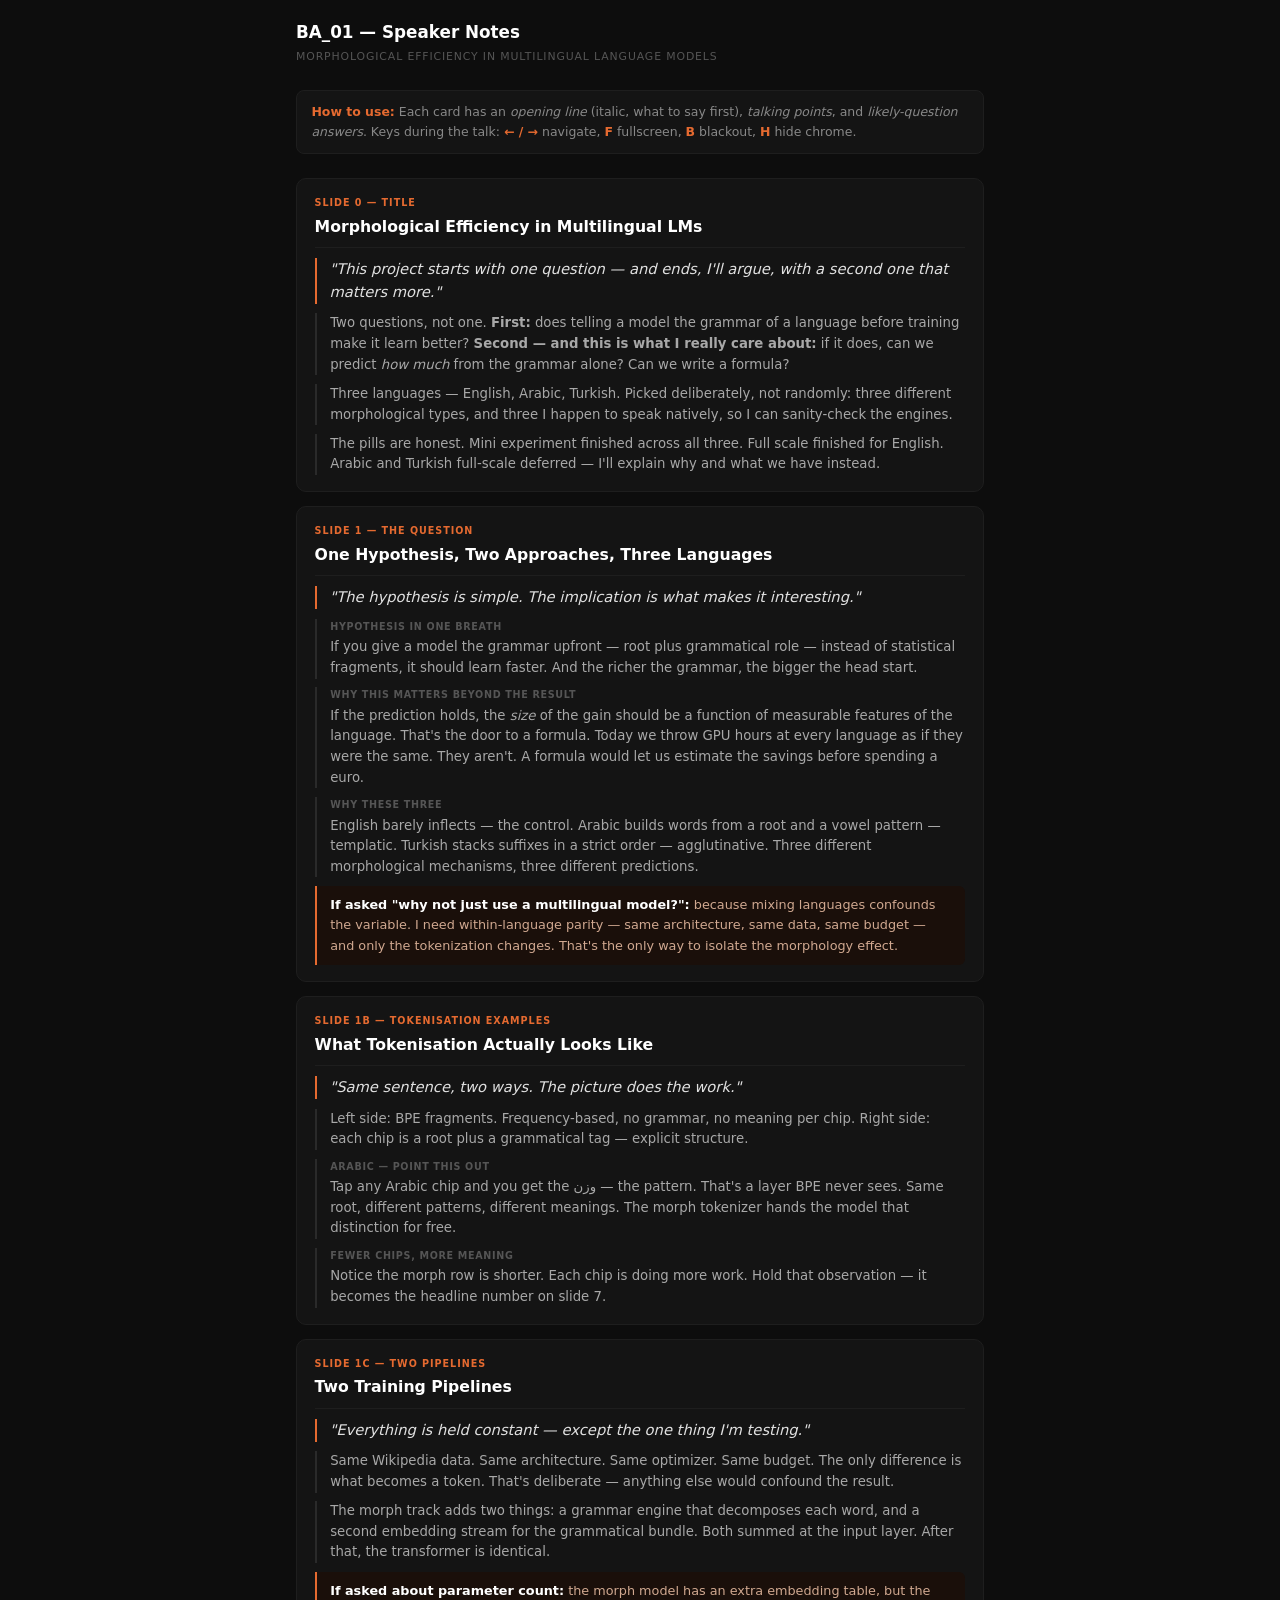
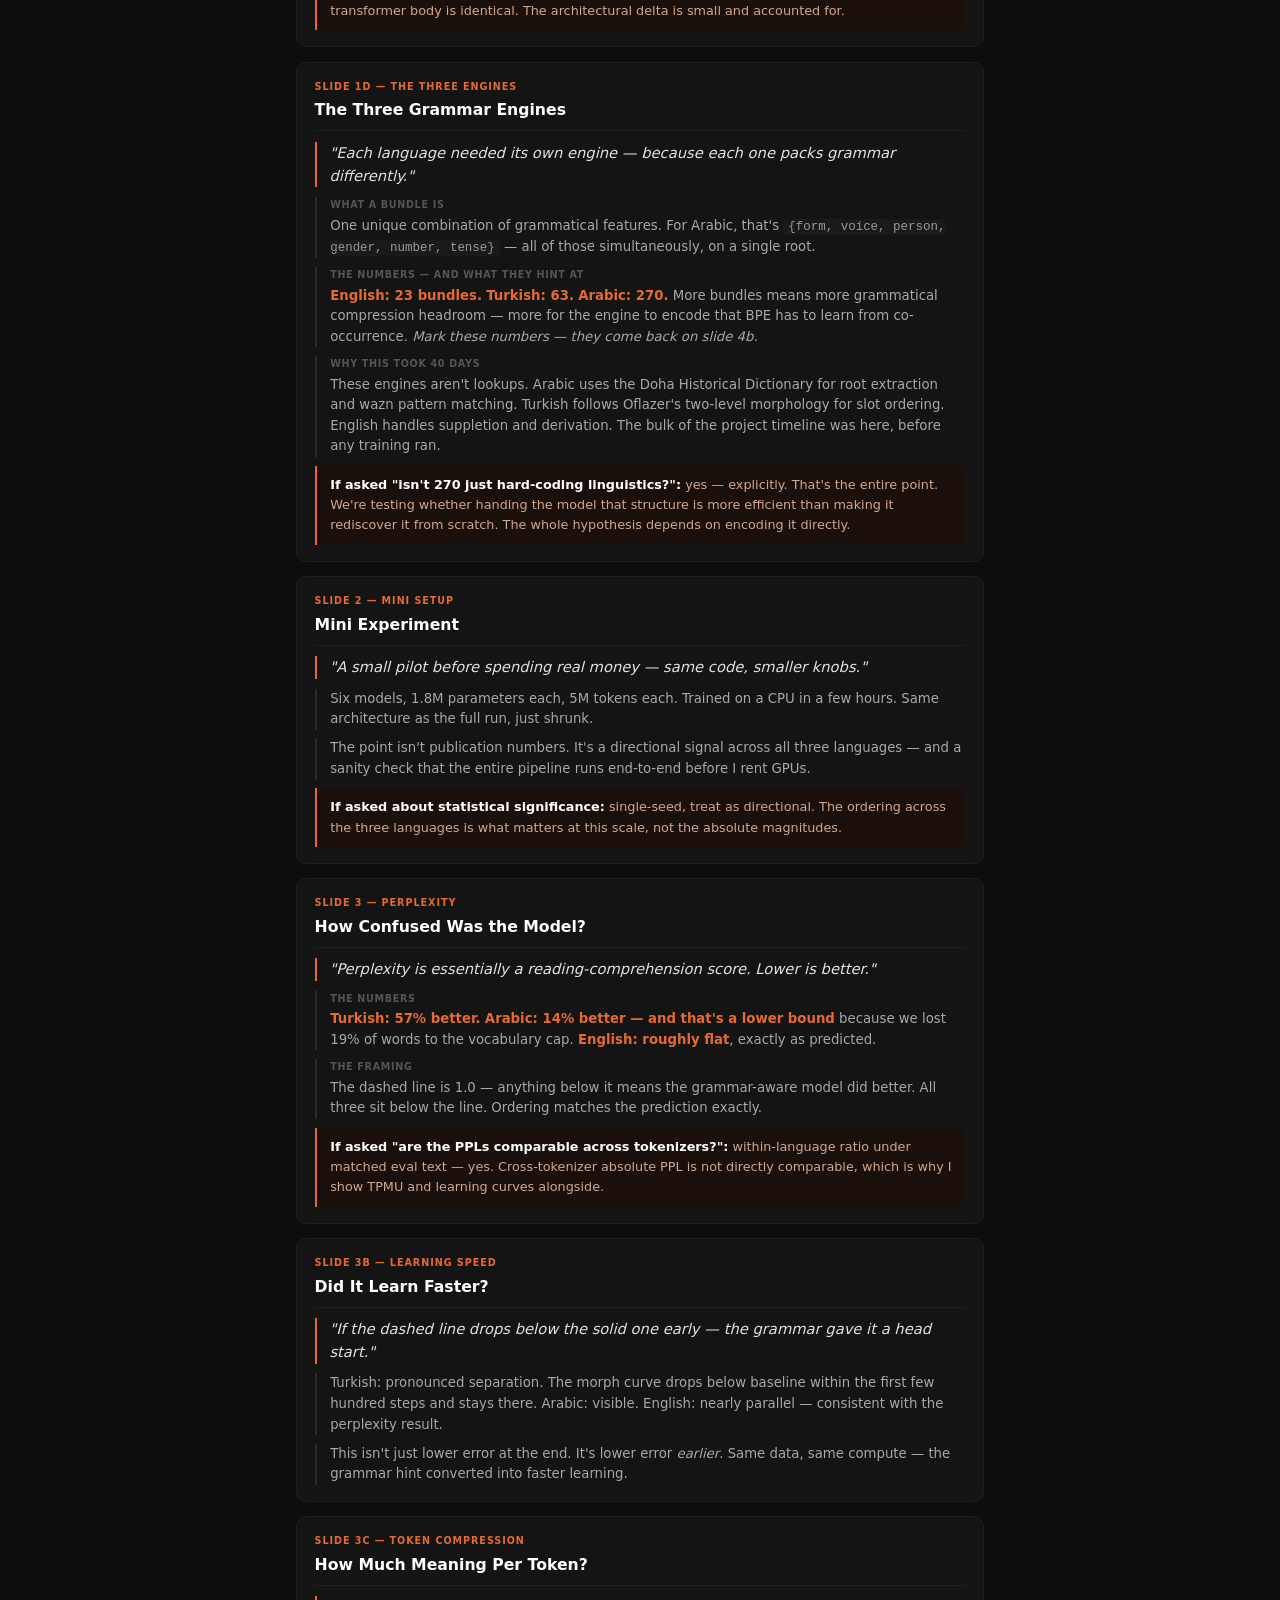
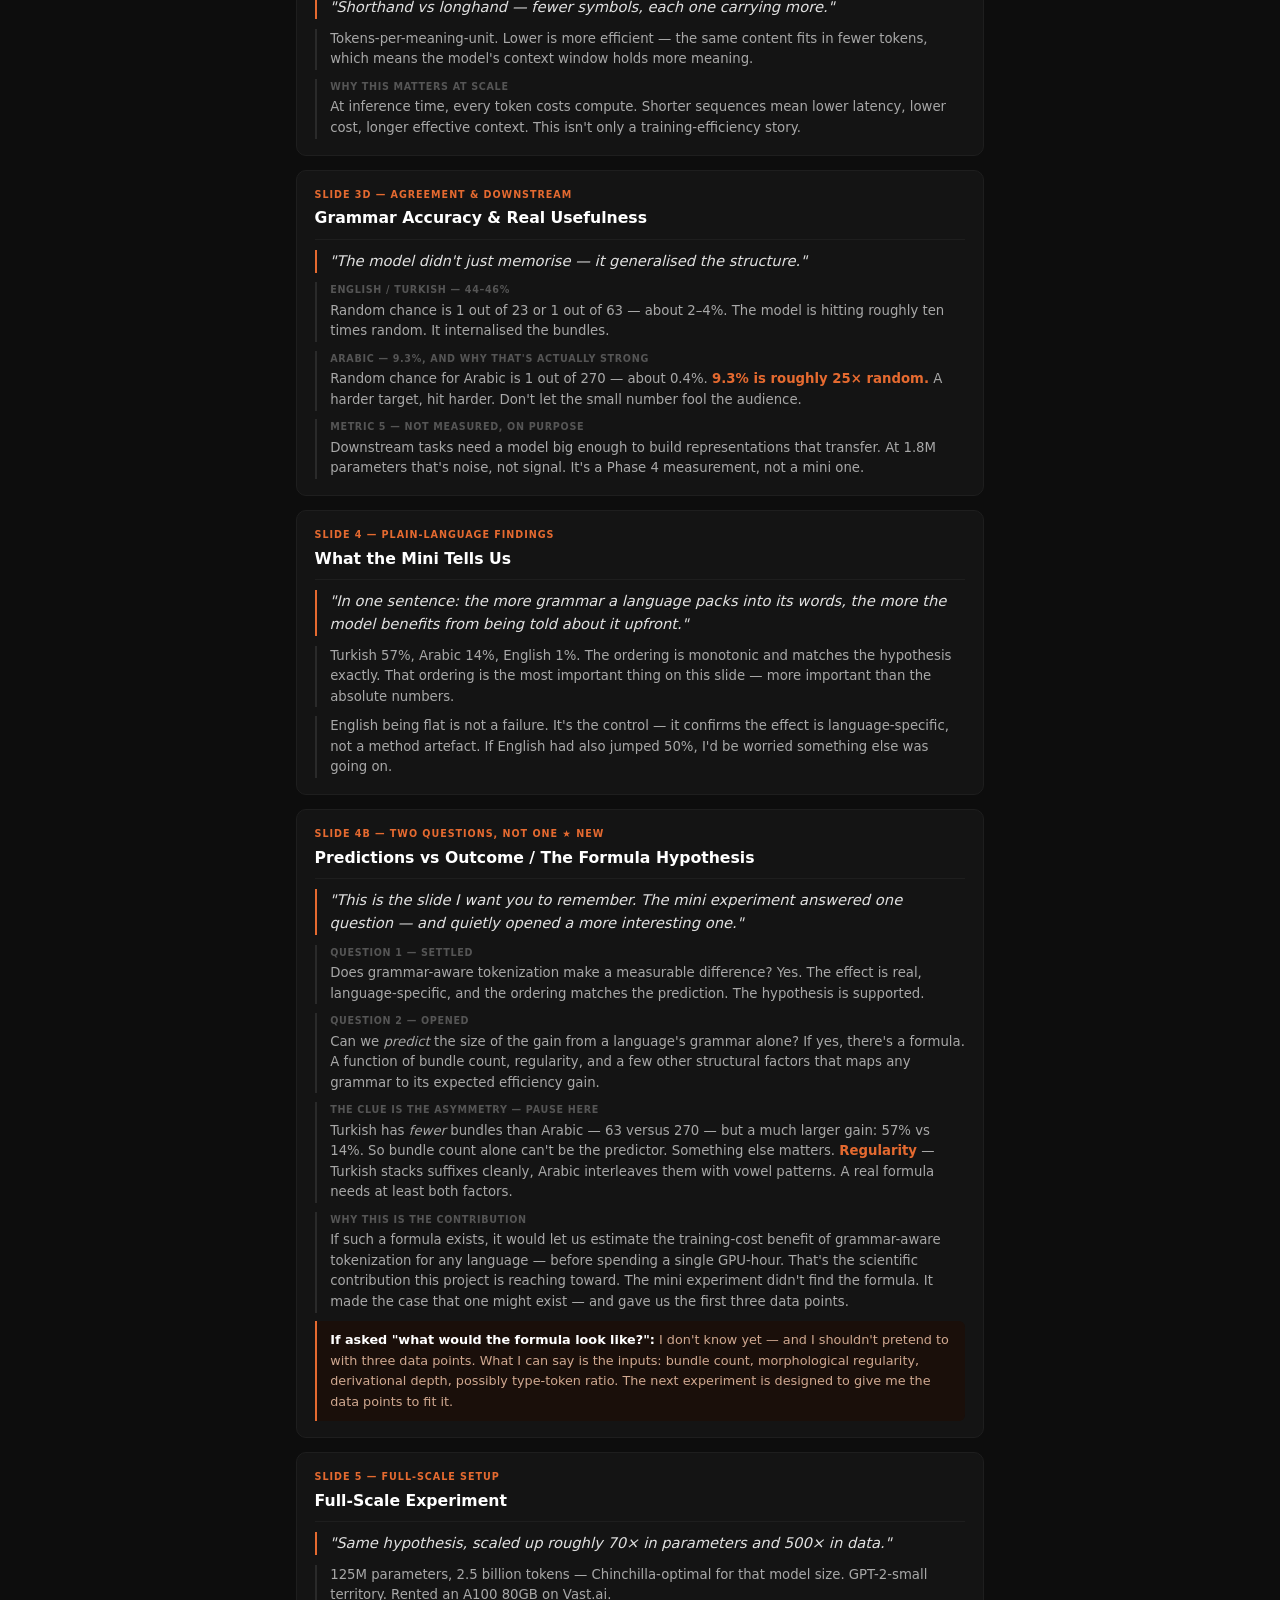
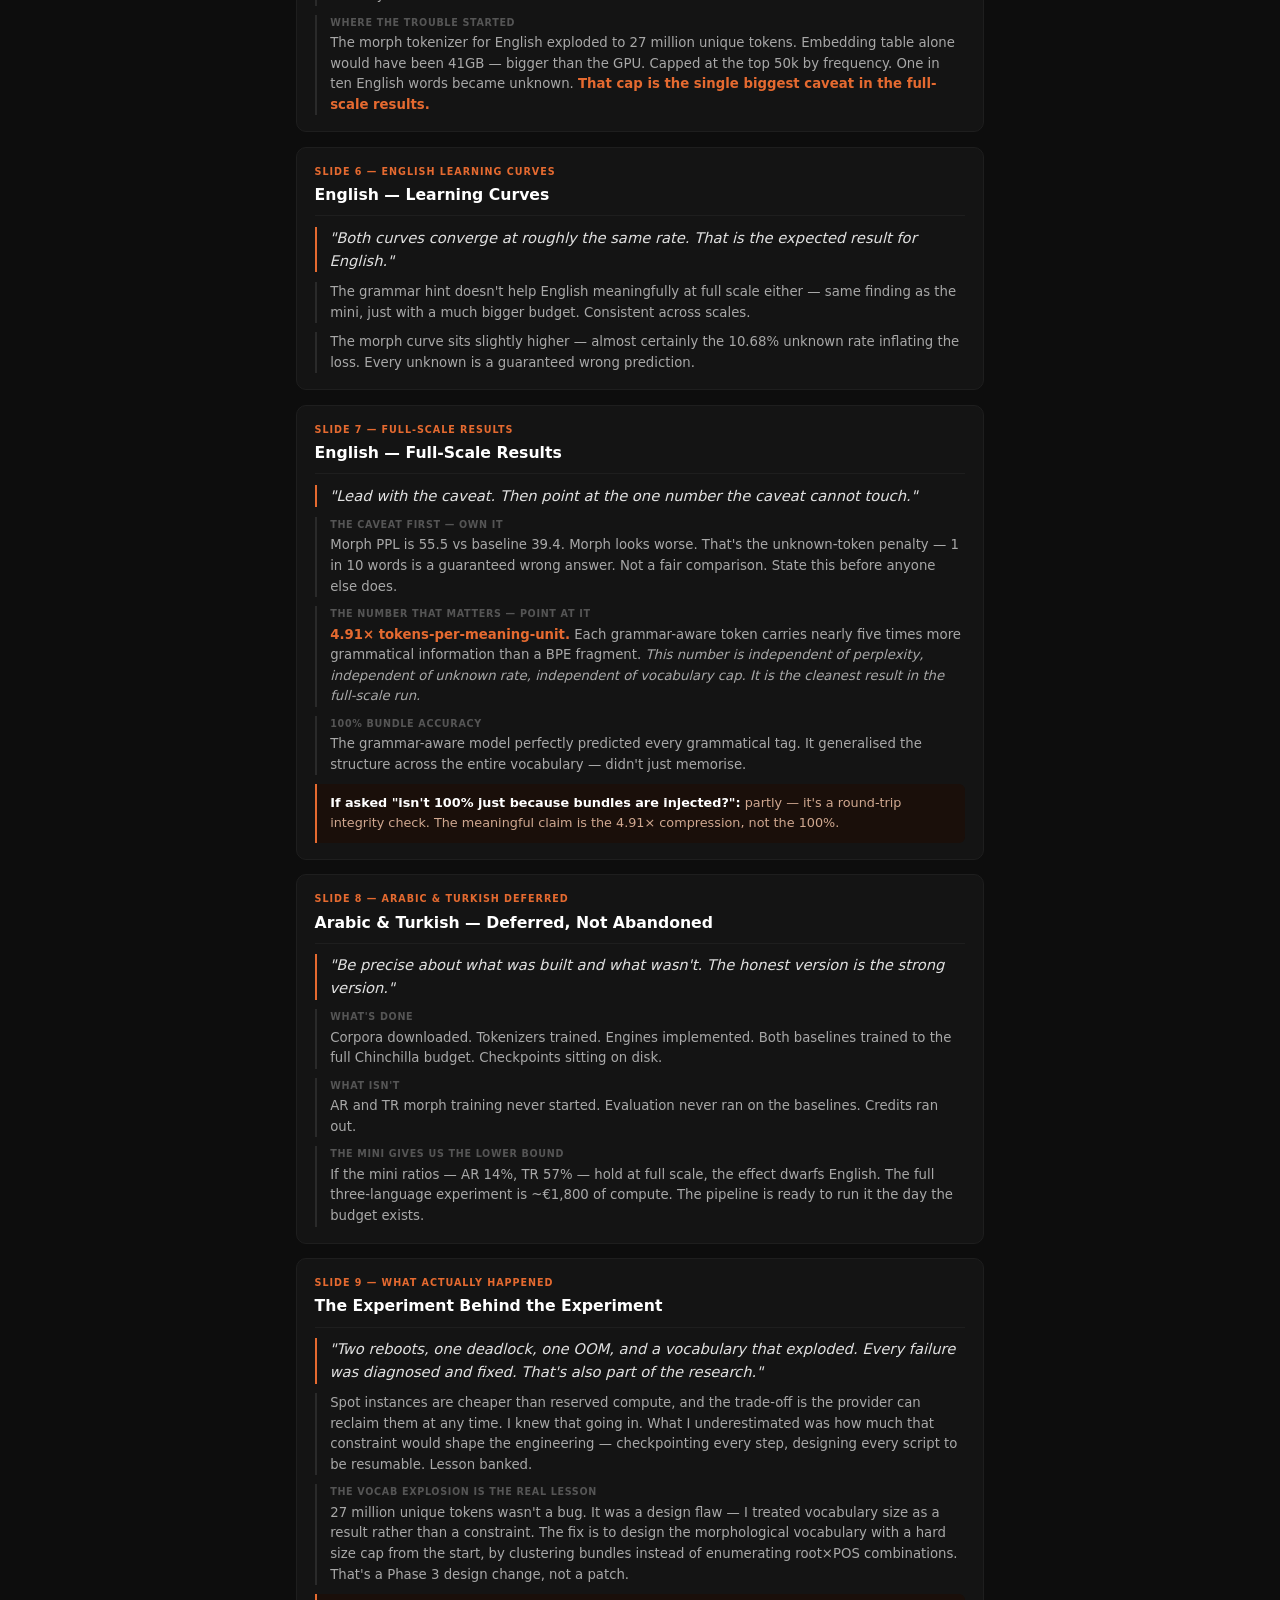
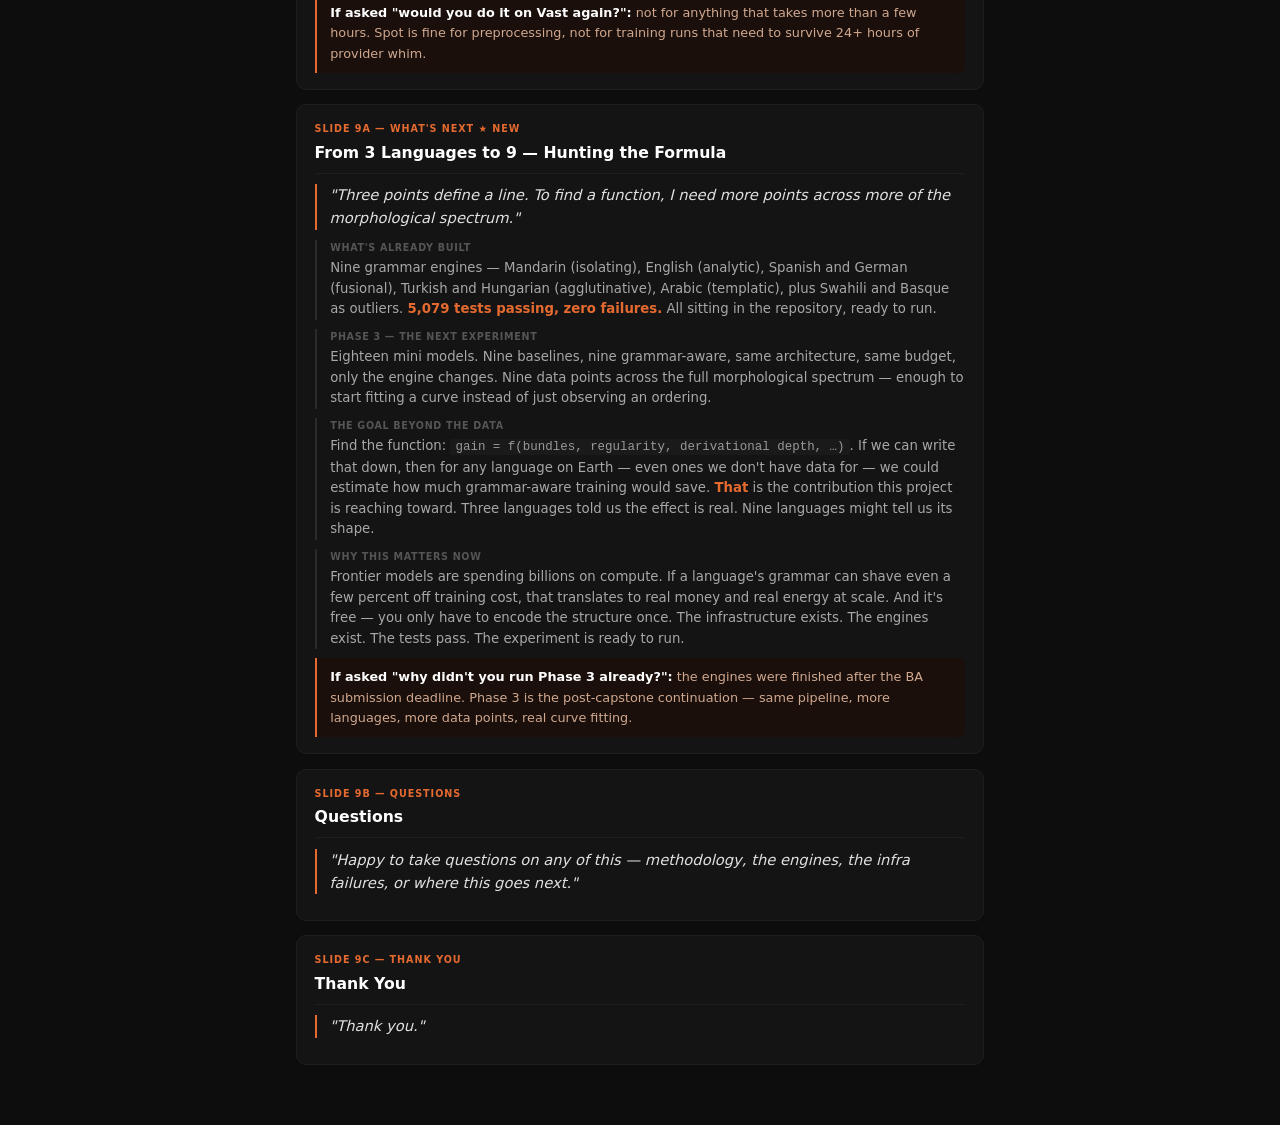
<file: archive/presentation/cards.html>
<!DOCTYPE html>
<html lang="en">
<head>
<meta charset="UTF-8"/>
<meta name="viewport" content="width=device-width, initial-scale=1.0"/>
<title>Speaker Notes — BA_01</title>
<style>
  * { box-sizing: border-box; margin: 0; padding: 0; }
  body {
    background: #0d0d0d;
    color: #c8c8c8;
    font-family: system-ui, -apple-system, sans-serif;
    font-size: 0.95rem;
    line-height: 1.6;
    padding: 1.2rem 1rem 3rem;
    max-width: 720px;
    margin: 0 auto;
  }
  h1 { font-size: 1.05rem; font-weight: 700; color: #fff; margin-bottom: 0.15rem; }
  .subtitle {
    font-size: 0.68rem; color: #555; text-transform: uppercase;
    letter-spacing: 0.08em; margin-bottom: 1.5rem;
  }
  .legend {
    background: #141414; border: 1px solid #1e1e1e; border-radius: 8px;
    padding: 0.7rem 0.9rem; margin-bottom: 1.5rem; font-size: 0.78rem; color: #888;
  }
  .legend b { color: #e56a30; }
  .card {
    background: #141414; border: 1px solid #1e1e1e; border-radius: 10px;
    padding: 1rem 1.1rem; margin-bottom: 0.9rem;
  }
  .slide-tag {
    font-size: 0.6rem; text-transform: uppercase; letter-spacing: 0.1em;
    color: #e56a30; font-weight: 700; margin-bottom: 0.2rem;
  }
  .slide-title {
    font-size: 0.98rem; font-weight: 700; color: #fff;
    margin-bottom: 0.65rem; padding-bottom: 0.5rem;
    border-bottom: 1px solid #1e1e1e;
  }
  .open {
    font-size: 0.92rem; color: #e0e0e0; font-style: italic;
    margin-bottom: 0.6rem; line-height: 1.55;
    padding-left: 0.8rem; border-left: 2px solid #e56a30;
  }
  .point {
    margin-bottom: 0.55rem; padding-left: 0.85rem;
    border-left: 2px solid #2a2a2a;
  }
  .point:last-child { margin-bottom: 0; }
  .point-label {
    font-size: 0.6rem; text-transform: uppercase; letter-spacing: 0.07em;
    color: #555; margin-bottom: 0.2rem; font-weight: 600;
  }
  .point p { font-size: 0.83rem; color: #a8a8a8; line-height: 1.55; }
  .answer {
    background: #1a0f0a; border-left: 2px solid #e56a30;
    padding: 0.55rem 0.85rem; border-radius: 0 6px 6px 0;
    font-size: 0.8rem; color: #d0a890; margin-top: 0.5rem;
  }
  .answer b { color: #fff; }
  .hi { color: #e56a30; font-weight: 600; }
  code {
    font-family: monospace; font-size: 0.78rem;
    background: #1a1a1a; padding: 1px 5px; border-radius: 3px; color: #999;
  }
</style>
</head>
<body>

<h1>BA_01 — Speaker Notes</h1>
<p class="subtitle">Morphological Efficiency in Multilingual Language Models</p>

<div class="legend">
  <b>How to use:</b> Each card has an <i>opening line</i> (italic, what to say first), <i>talking points</i>, and <i>likely-question answers</i>. Keys during the talk: <b>← / →</b> navigate, <b>F</b> fullscreen, <b>B</b> blackout, <b>H</b> hide chrome.
</div>

<!-- ════════════════════════════════════════════════════════════════════ -->
<div class="card">
  <div class="slide-tag">Slide 0 — Title</div>
  <div class="slide-title">Morphological Efficiency in Multilingual LMs</div>
  <p class="open">"This project starts with one question — and ends, I'll argue, with a second one that matters more."</p>
  <div class="point">
    <p>Two questions, not one. <b>First:</b> does telling a model the grammar of a language before training make it learn better? <b>Second — and this is what I really care about:</b> if it does, can we predict <i>how much</i> from the grammar alone? Can we write a formula?</p>
  </div>
  <div class="point">
    <p>Three languages — English, Arabic, Turkish. Picked deliberately, not randomly: three different morphological types, and three I happen to speak natively, so I can sanity-check the engines.</p>
  </div>
  <div class="point">
    <p>The pills are honest. Mini experiment finished across all three. Full scale finished for English. Arabic and Turkish full-scale deferred — I'll explain why and what we have instead.</p>
  </div>
</div>

<!-- ════════════════════════════════════════════════════════════════════ -->
<div class="card">
  <div class="slide-tag">Slide 1 — The Question</div>
  <div class="slide-title">One Hypothesis, Two Approaches, Three Languages</div>
  <p class="open">"The hypothesis is simple. The implication is what makes it interesting."</p>
  <div class="point">
    <div class="point-label">Hypothesis in one breath</div>
    <p>If you give a model the grammar upfront — root plus grammatical role — instead of statistical fragments, it should learn faster. And the richer the grammar, the bigger the head start.</p>
  </div>
  <div class="point">
    <div class="point-label">Why this matters beyond the result</div>
    <p>If the prediction holds, the <i>size</i> of the gain should be a function of measurable features of the language. That's the door to a formula. Today we throw GPU hours at every language as if they were the same. They aren't. A formula would let us estimate the savings before spending a euro.</p>
  </div>
  <div class="point">
    <div class="point-label">Why these three</div>
    <p>English barely inflects — the control. Arabic builds words from a root and a vowel pattern — templatic. Turkish stacks suffixes in a strict order — agglutinative. Three different morphological mechanisms, three different predictions.</p>
  </div>
  <div class="answer"><b>If asked "why not just use a multilingual model?":</b> because mixing languages confounds the variable. I need within-language parity — same architecture, same data, same budget — and only the tokenization changes. That's the only way to isolate the morphology effect.</div>
</div>

<!-- ════════════════════════════════════════════════════════════════════ -->
<div class="card">
  <div class="slide-tag">Slide 1b — Tokenisation Examples</div>
  <div class="slide-title">What Tokenisation Actually Looks Like</div>
  <p class="open">"Same sentence, two ways. The picture does the work."</p>
  <div class="point">
    <p>Left side: BPE fragments. Frequency-based, no grammar, no meaning per chip. Right side: each chip is a root plus a grammatical tag — explicit structure.</p>
  </div>
  <div class="point">
    <div class="point-label">Arabic — point this out</div>
    <p>Tap any Arabic chip and you get the وزن — the pattern. That's a layer BPE never sees. Same root, different patterns, different meanings. The morph tokenizer hands the model that distinction for free.</p>
  </div>
  <div class="point">
    <div class="point-label">Fewer chips, more meaning</div>
    <p>Notice the morph row is shorter. Each chip is doing more work. Hold that observation — it becomes the headline number on slide 7.</p>
  </div>
</div>

<!-- ════════════════════════════════════════════════════════════════════ -->
<div class="card">
  <div class="slide-tag">Slide 1c — Two Pipelines</div>
  <div class="slide-title">Two Training Pipelines</div>
  <p class="open">"Everything is held constant — except the one thing I'm testing."</p>
  <div class="point">
    <p>Same Wikipedia data. Same architecture. Same optimizer. Same budget. The only difference is what becomes a token. That's deliberate — anything else would confound the result.</p>
  </div>
  <div class="point">
    <p>The morph track adds two things: a grammar engine that decomposes each word, and a second embedding stream for the grammatical bundle. Both summed at the input layer. After that, the transformer is identical.</p>
  </div>
  <div class="answer"><b>If asked about parameter count:</b> the morph model has an extra embedding table, but the transformer body is identical. The architectural delta is small and accounted for.</div>
</div>

<!-- ════════════════════════════════════════════════════════════════════ -->
<div class="card">
  <div class="slide-tag">Slide 1d — The Three Engines</div>
  <div class="slide-title">The Three Grammar Engines</div>
  <p class="open">"Each language needed its own engine — because each one packs grammar differently."</p>
  <div class="point">
    <div class="point-label">What a bundle is</div>
    <p>One unique combination of grammatical features. For Arabic, that's <code>{form, voice, person, gender, number, tense}</code> — all of those simultaneously, on a single root.</p>
  </div>
  <div class="point">
    <div class="point-label">The numbers — and what they hint at</div>
    <p><span class="hi">English: 23 bundles.</span> <span class="hi">Turkish: 63.</span> <span class="hi">Arabic: 270.</span> More bundles means more grammatical compression headroom — more for the engine to encode that BPE has to learn from co-occurrence. <i>Mark these numbers — they come back on slide 4b.</i></p>
  </div>
  <div class="point">
    <div class="point-label">Why this took 40 days</div>
    <p>These engines aren't lookups. Arabic uses the Doha Historical Dictionary for root extraction and wazn pattern matching. Turkish follows Oflazer's two-level morphology for slot ordering. English handles suppletion and derivation. The bulk of the project timeline was here, before any training ran.</p>
  </div>
  <div class="answer"><b>If asked "isn't 270 just hard-coding linguistics?":</b> yes — explicitly. That's the entire point. We're testing whether handing the model that structure is more efficient than making it rediscover it from scratch. The whole hypothesis depends on encoding it directly.</div>
</div>

<!-- ════════════════════════════════════════════════════════════════════ -->
<div class="card">
  <div class="slide-tag">Slide 2 — Mini Setup</div>
  <div class="slide-title">Mini Experiment</div>
  <p class="open">"A small pilot before spending real money — same code, smaller knobs."</p>
  <div class="point">
    <p>Six models, 1.8M parameters each, 5M tokens each. Trained on a CPU in a few hours. Same architecture as the full run, just shrunk.</p>
  </div>
  <div class="point">
    <p>The point isn't publication numbers. It's a directional signal across all three languages — and a sanity check that the entire pipeline runs end-to-end before I rent GPUs.</p>
  </div>
  <div class="answer"><b>If asked about statistical significance:</b> single-seed, treat as directional. The ordering across the three languages is what matters at this scale, not the absolute magnitudes.</div>
</div>

<!-- ════════════════════════════════════════════════════════════════════ -->
<div class="card">
  <div class="slide-tag">Slide 3 — Perplexity</div>
  <div class="slide-title">How Confused Was the Model?</div>
  <p class="open">"Perplexity is essentially a reading-comprehension score. Lower is better."</p>
  <div class="point">
    <div class="point-label">The numbers</div>
    <p><span class="hi">Turkish: 57% better.</span> <span class="hi">Arabic: 14% better — and that's a lower bound</span> because we lost 19% of words to the vocabulary cap. <span class="hi">English: roughly flat</span>, exactly as predicted.</p>
  </div>
  <div class="point">
    <div class="point-label">The framing</div>
    <p>The dashed line is 1.0 — anything below it means the grammar-aware model did better. All three sit below the line. Ordering matches the prediction exactly.</p>
  </div>
  <div class="answer"><b>If asked "are the PPLs comparable across tokenizers?":</b> within-language ratio under matched eval text — yes. Cross-tokenizer absolute PPL is not directly comparable, which is why I show TPMU and learning curves alongside.</div>
</div>

<!-- ════════════════════════════════════════════════════════════════════ -->
<div class="card">
  <div class="slide-tag">Slide 3b — Learning Speed</div>
  <div class="slide-title">Did It Learn Faster?</div>
  <p class="open">"If the dashed line drops below the solid one early — the grammar gave it a head start."</p>
  <div class="point">
    <p>Turkish: pronounced separation. The morph curve drops below baseline within the first few hundred steps and stays there. Arabic: visible. English: nearly parallel — consistent with the perplexity result.</p>
  </div>
  <div class="point">
    <p>This isn't just lower error at the end. It's lower error <i>earlier</i>. Same data, same compute — the grammar hint converted into faster learning.</p>
  </div>
</div>

<!-- ════════════════════════════════════════════════════════════════════ -->
<div class="card">
  <div class="slide-tag">Slide 3c — Token Compression</div>
  <div class="slide-title">How Much Meaning Per Token?</div>
  <p class="open">"Shorthand vs longhand — fewer symbols, each one carrying more."</p>
  <div class="point">
    <p>Tokens-per-meaning-unit. Lower is more efficient — the same content fits in fewer tokens, which means the model's context window holds more meaning.</p>
  </div>
  <div class="point">
    <div class="point-label">Why this matters at scale</div>
    <p>At inference time, every token costs compute. Shorter sequences mean lower latency, lower cost, longer effective context. This isn't only a training-efficiency story.</p>
  </div>
</div>

<!-- ════════════════════════════════════════════════════════════════════ -->
<div class="card">
  <div class="slide-tag">Slide 3d — Agreement & Downstream</div>
  <div class="slide-title">Grammar Accuracy & Real Usefulness</div>
  <p class="open">"The model didn't just memorise — it generalised the structure."</p>
  <div class="point">
    <div class="point-label">English / Turkish — 44–46%</div>
    <p>Random chance is 1 out of 23 or 1 out of 63 — about 2–4%. The model is hitting roughly ten times random. It internalised the bundles.</p>
  </div>
  <div class="point">
    <div class="point-label">Arabic — 9.3%, and why that's actually strong</div>
    <p>Random chance for Arabic is 1 out of 270 — about 0.4%. <span class="hi">9.3% is roughly 25× random.</span> A harder target, hit harder. Don't let the small number fool the audience.</p>
  </div>
  <div class="point">
    <div class="point-label">Metric 5 — not measured, on purpose</div>
    <p>Downstream tasks need a model big enough to build representations that transfer. At 1.8M parameters that's noise, not signal. It's a Phase 4 measurement, not a mini one.</p>
  </div>
</div>

<!-- ════════════════════════════════════════════════════════════════════ -->
<div class="card">
  <div class="slide-tag">Slide 4 — Plain-Language Findings</div>
  <div class="slide-title">What the Mini Tells Us</div>
  <p class="open">"In one sentence: the more grammar a language packs into its words, the more the model benefits from being told about it upfront."</p>
  <div class="point">
    <p>Turkish 57%, Arabic 14%, English 1%. The ordering is monotonic and matches the hypothesis exactly. That ordering is the most important thing on this slide — more important than the absolute numbers.</p>
  </div>
  <div class="point">
    <p>English being flat is not a failure. It's the control — it confirms the effect is language-specific, not a method artefact. If English had also jumped 50%, I'd be worried something else was going on.</p>
  </div>
</div>

<!-- ════════════════════════════════════════════════════════════════════ -->
<div class="card">
  <div class="slide-tag">Slide 4b — Two Questions, Not One ★ NEW</div>
  <div class="slide-title">Predictions vs Outcome / The Formula Hypothesis</div>
  <p class="open">"This is the slide I want you to remember. The mini experiment answered one question — and quietly opened a more interesting one."</p>
  <div class="point">
    <div class="point-label">Question 1 — settled</div>
    <p>Does grammar-aware tokenization make a measurable difference? Yes. The effect is real, language-specific, and the ordering matches the prediction. The hypothesis is supported.</p>
  </div>
  <div class="point">
    <div class="point-label">Question 2 — opened</div>
    <p>Can we <i>predict</i> the size of the gain from a language's grammar alone? If yes, there's a formula. A function of bundle count, regularity, and a few other structural factors that maps any grammar to its expected efficiency gain.</p>
  </div>
  <div class="point">
    <div class="point-label">The clue is the asymmetry — pause here</div>
    <p>Turkish has <i>fewer</i> bundles than Arabic — 63 versus 270 — but a much larger gain: 57% vs 14%. So bundle count alone can't be the predictor. Something else matters. <span class="hi">Regularity</span> — Turkish stacks suffixes cleanly, Arabic interleaves them with vowel patterns. A real formula needs at least both factors.</p>
  </div>
  <div class="point">
    <div class="point-label">Why this is the contribution</div>
    <p>If such a formula exists, it would let us estimate the training-cost benefit of grammar-aware tokenization for any language — before spending a single GPU-hour. That's the scientific contribution this project is reaching toward. The mini experiment didn't find the formula. It made the case that one might exist — and gave us the first three data points.</p>
  </div>
  <div class="answer"><b>If asked "what would the formula look like?":</b> I don't know yet — and I shouldn't pretend to with three data points. What I can say is the inputs: bundle count, morphological regularity, derivational depth, possibly type-token ratio. The next experiment is designed to give me the data points to fit it.</div>
</div>

<!-- ════════════════════════════════════════════════════════════════════ -->
<div class="card">
  <div class="slide-tag">Slide 5 — Full-Scale Setup</div>
  <div class="slide-title">Full-Scale Experiment</div>
  <p class="open">"Same hypothesis, scaled up roughly 70× in parameters and 500× in data."</p>
  <div class="point">
    <p>125M parameters, 2.5 billion tokens — Chinchilla-optimal for that model size. GPT-2-small territory. Rented an A100 80GB on Vast.ai.</p>
  </div>
  <div class="point">
    <div class="point-label">Where the trouble started</div>
    <p>The morph tokenizer for English exploded to 27 million unique tokens. Embedding table alone would have been 41GB — bigger than the GPU. Capped at the top 50k by frequency. One in ten English words became unknown. <span class="hi">That cap is the single biggest caveat in the full-scale results.</span></p>
  </div>
</div>

<!-- ════════════════════════════════════════════════════════════════════ -->
<div class="card">
  <div class="slide-tag">Slide 6 — English Learning Curves</div>
  <div class="slide-title">English — Learning Curves</div>
  <p class="open">"Both curves converge at roughly the same rate. That is the expected result for English."</p>
  <div class="point">
    <p>The grammar hint doesn't help English meaningfully at full scale either — same finding as the mini, just with a much bigger budget. Consistent across scales.</p>
  </div>
  <div class="point">
    <p>The morph curve sits slightly higher — almost certainly the 10.68% unknown rate inflating the loss. Every unknown is a guaranteed wrong prediction.</p>
  </div>
</div>

<!-- ════════════════════════════════════════════════════════════════════ -->
<div class="card">
  <div class="slide-tag">Slide 7 — Full-Scale Results</div>
  <div class="slide-title">English — Full-Scale Results</div>
  <p class="open">"Lead with the caveat. Then point at the one number the caveat cannot touch."</p>
  <div class="point">
    <div class="point-label">The caveat first — own it</div>
    <p>Morph PPL is 55.5 vs baseline 39.4. Morph looks worse. That's the unknown-token penalty — 1 in 10 words is a guaranteed wrong answer. Not a fair comparison. State this before anyone else does.</p>
  </div>
  <div class="point">
    <div class="point-label">The number that matters — point at it</div>
    <p><span class="hi">4.91× tokens-per-meaning-unit.</span> Each grammar-aware token carries nearly five times more grammatical information than a BPE fragment. <i>This number is independent of perplexity, independent of unknown rate, independent of vocabulary cap. It is the cleanest result in the full-scale run.</i></p>
  </div>
  <div class="point">
    <div class="point-label">100% bundle accuracy</div>
    <p>The grammar-aware model perfectly predicted every grammatical tag. It generalised the structure across the entire vocabulary — didn't just memorise.</p>
  </div>
  <div class="answer"><b>If asked "isn't 100% just because bundles are injected?":</b> partly — it's a round-trip integrity check. The meaningful claim is the 4.91× compression, not the 100%.</div>
</div>

<!-- ════════════════════════════════════════════════════════════════════ -->
<div class="card">
  <div class="slide-tag">Slide 8 — Arabic & Turkish Deferred</div>
  <div class="slide-title">Arabic & Turkish — Deferred, Not Abandoned</div>
  <p class="open">"Be precise about what was built and what wasn't. The honest version is the strong version."</p>
  <div class="point">
    <div class="point-label">What's done</div>
    <p>Corpora downloaded. Tokenizers trained. Engines implemented. Both baselines trained to the full Chinchilla budget. Checkpoints sitting on disk.</p>
  </div>
  <div class="point">
    <div class="point-label">What isn't</div>
    <p>AR and TR morph training never started. Evaluation never ran on the baselines. Credits ran out.</p>
  </div>
  <div class="point">
    <div class="point-label">The mini gives us the lower bound</div>
    <p>If the mini ratios — AR 14%, TR 57% — hold at full scale, the effect dwarfs English. The full three-language experiment is ~€1,800 of compute. The pipeline is ready to run it the day the budget exists.</p>
  </div>
</div>

<!-- ════════════════════════════════════════════════════════════════════ -->
<div class="card">
  <div class="slide-tag">Slide 9 — What Actually Happened</div>
  <div class="slide-title">The Experiment Behind the Experiment</div>
  <p class="open">"Two reboots, one deadlock, one OOM, and a vocabulary that exploded. Every failure was diagnosed and fixed. That's also part of the research."</p>
  <div class="point">
    <p>Spot instances are cheaper than reserved compute, and the trade-off is the provider can reclaim them at any time. I knew that going in. What I underestimated was how much that constraint would shape the engineering — checkpointing every step, designing every script to be resumable. Lesson banked.</p>
  </div>
  <div class="point">
    <div class="point-label">The vocab explosion is the real lesson</div>
    <p>27 million unique tokens wasn't a bug. It was a design flaw — I treated vocabulary size as a result rather than a constraint. The fix is to design the morphological vocabulary with a hard size cap from the start, by clustering bundles instead of enumerating root×POS combinations. That's a Phase 3 design change, not a patch.</p>
  </div>
  <div class="answer"><b>If asked "would you do it on Vast again?":</b> not for anything that takes more than a few hours. Spot is fine for preprocessing, not for training runs that need to survive 24+ hours of provider whim.</div>
</div>

<!-- ════════════════════════════════════════════════════════════════════ -->
<div class="card">
  <div class="slide-tag">Slide 9a — What's Next ★ NEW</div>
  <div class="slide-title">From 3 Languages to 9 — Hunting the Formula</div>
  <p class="open">"Three points define a line. To find a function, I need more points across more of the morphological spectrum."</p>
  <div class="point">
    <div class="point-label">What's already built</div>
    <p>Nine grammar engines — Mandarin (isolating), English (analytic), Spanish and German (fusional), Turkish and Hungarian (agglutinative), Arabic (templatic), plus Swahili and Basque as outliers. <span class="hi">5,079 tests passing, zero failures.</span> All sitting in the repository, ready to run.</p>
  </div>
  <div class="point">
    <div class="point-label">Phase 3 — the next experiment</div>
    <p>Eighteen mini models. Nine baselines, nine grammar-aware, same architecture, same budget, only the engine changes. Nine data points across the full morphological spectrum — enough to start fitting a curve instead of just observing an ordering.</p>
  </div>
  <div class="point">
    <div class="point-label">The goal beyond the data</div>
    <p>Find the function: <code>gain = f(bundles, regularity, derivational depth, …)</code>. If we can write that down, then for any language on Earth — even ones we don't have data for — we could estimate how much grammar-aware training would save. <span class="hi">That</span> is the contribution this project is reaching toward. Three languages told us the effect is real. Nine languages might tell us its shape.</p>
  </div>
  <div class="point">
    <div class="point-label">Why this matters now</div>
    <p>Frontier models are spending billions on compute. If a language's grammar can shave even a few percent off training cost, that translates to real money and real energy at scale. And it's free — you only have to encode the structure once. The infrastructure exists. The engines exist. The tests pass. The experiment is ready to run.</p>
  </div>
  <div class="answer"><b>If asked "why didn't you run Phase 3 already?":</b> the engines were finished after the BA submission deadline. Phase 3 is the post-capstone continuation — same pipeline, more languages, more data points, real curve fitting.</div>
</div>

<!-- ════════════════════════════════════════════════════════════════════ -->
<div class="card">
  <div class="slide-tag">Slide 9b — Questions</div>
  <div class="slide-title">Questions</div>
  <p class="open">"Happy to take questions on any of this — methodology, the engines, the infra failures, or where this goes next."</p>
</div>

<!-- ════════════════════════════════════════════════════════════════════ -->
<div class="card">
  <div class="slide-tag">Slide 9c — Thank You</div>
  <div class="slide-title">Thank You</div>
  <p class="open">"Thank you."</p>
</div>

</body>
</html>
</file>
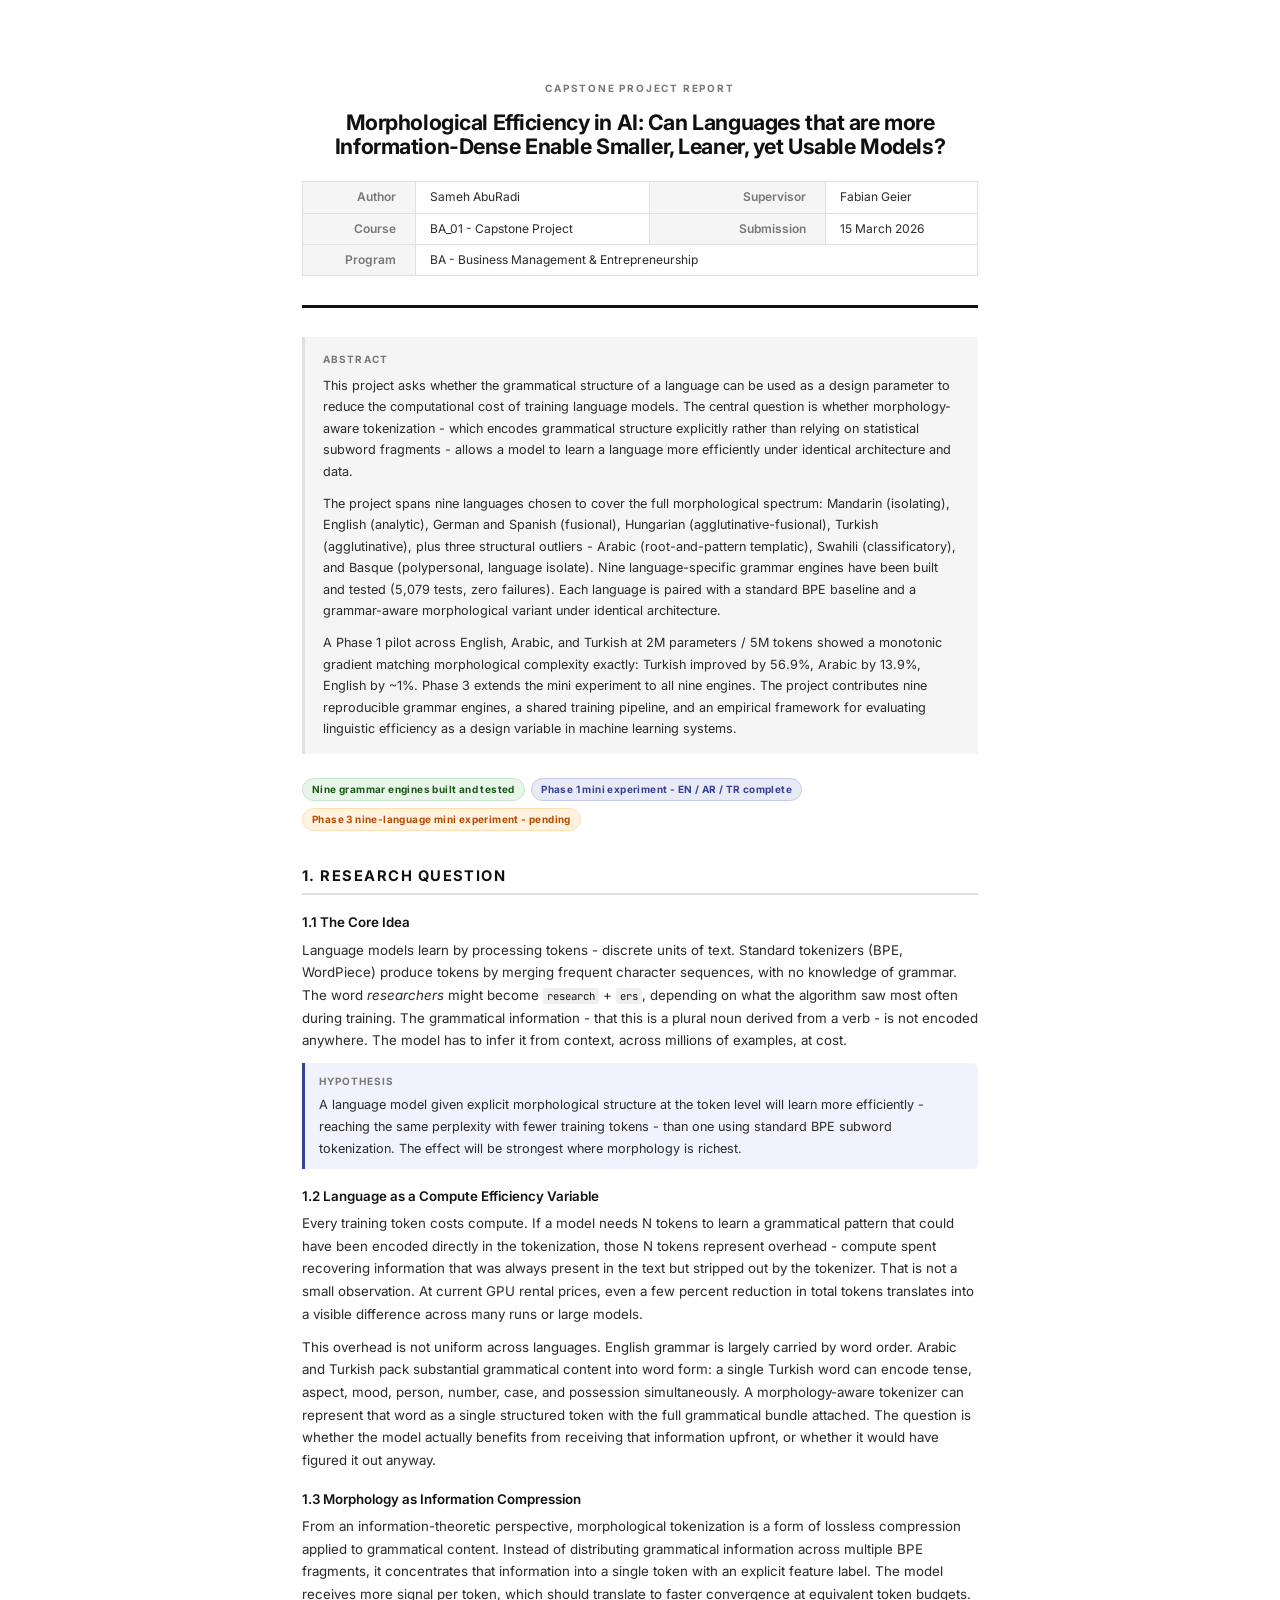
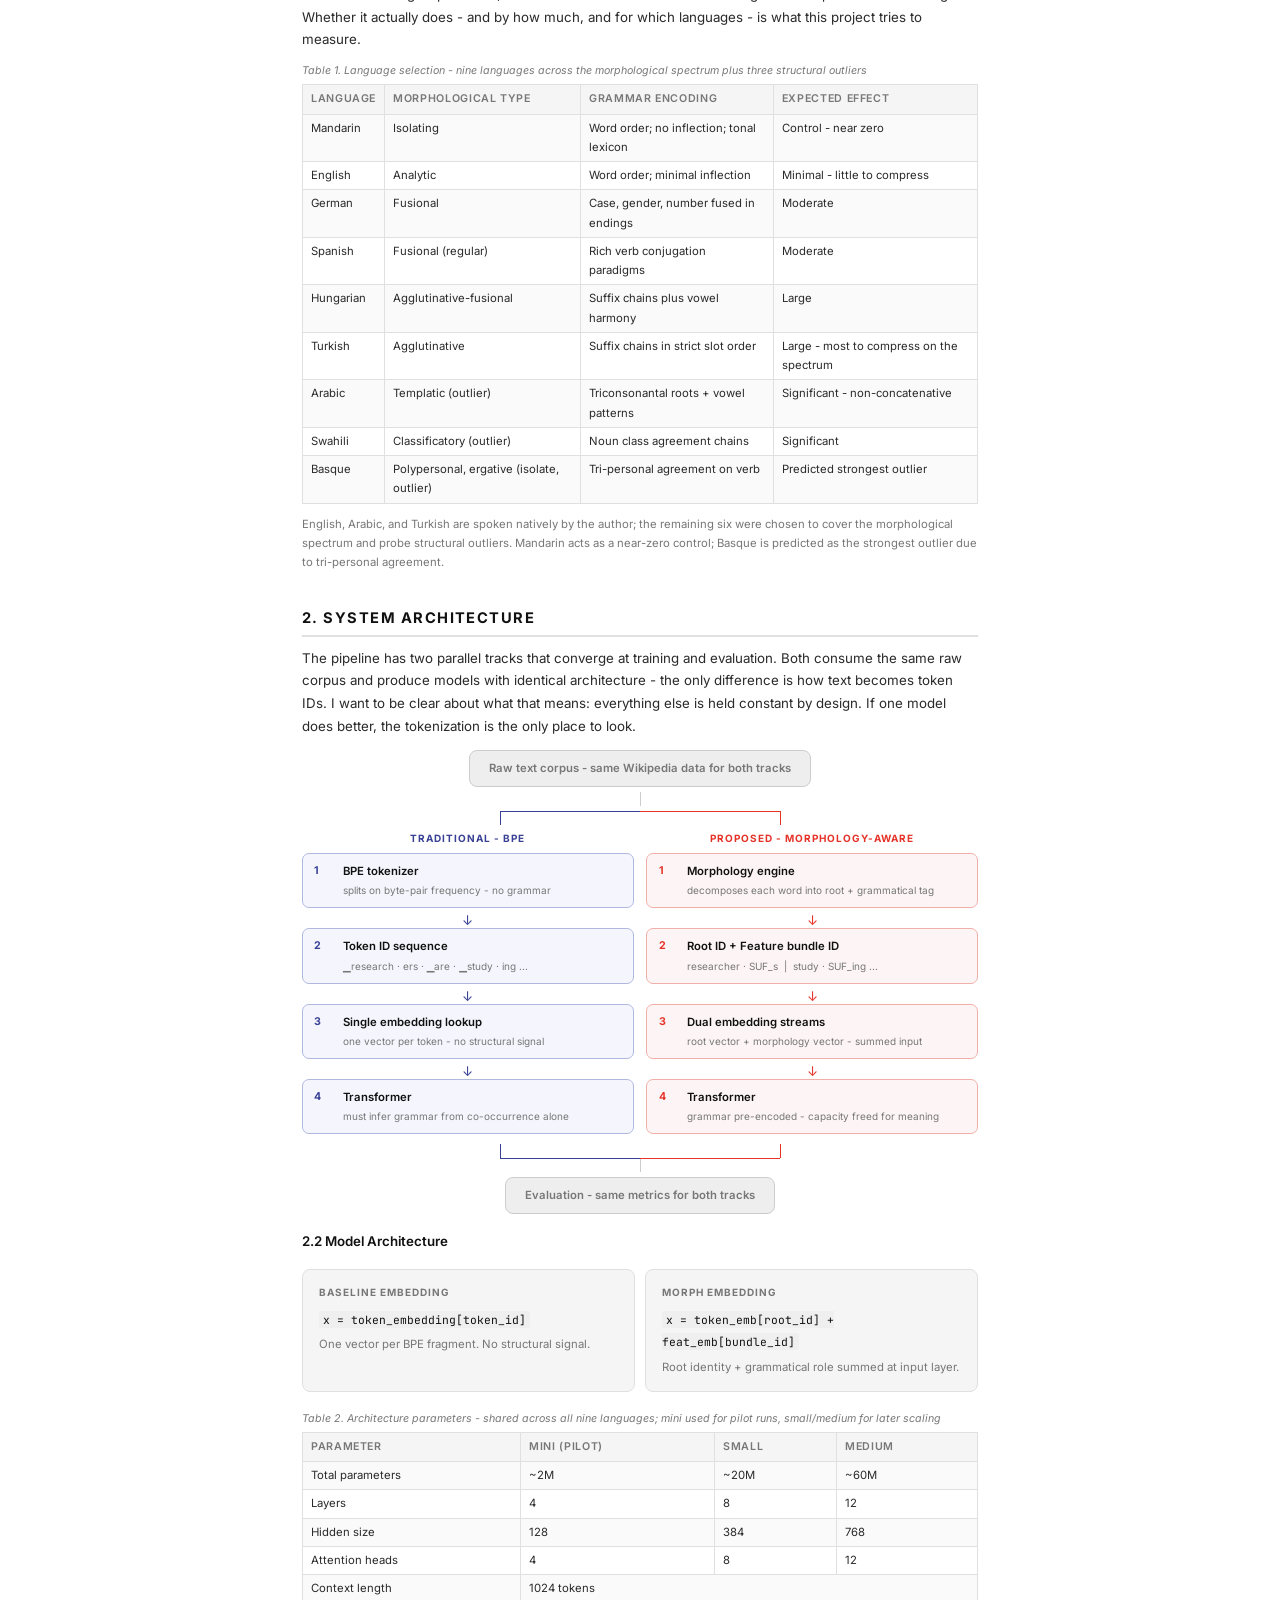
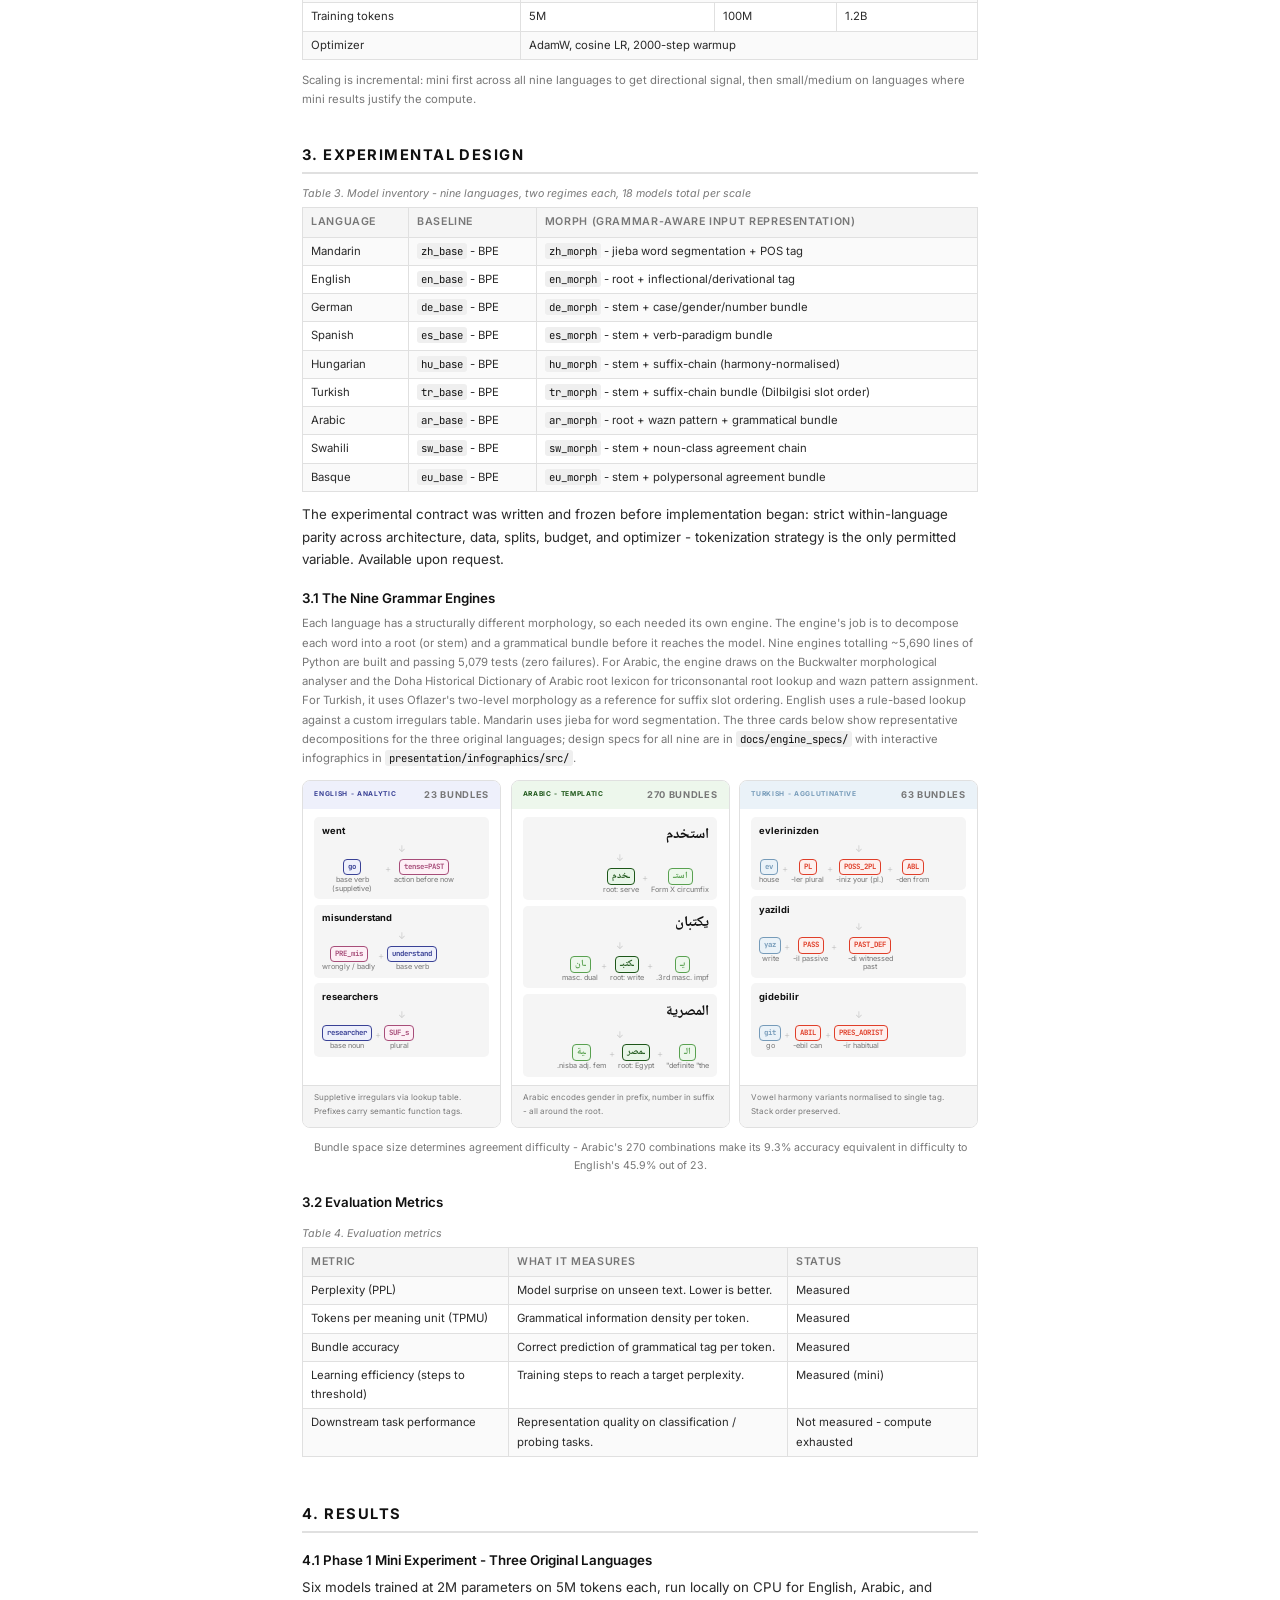
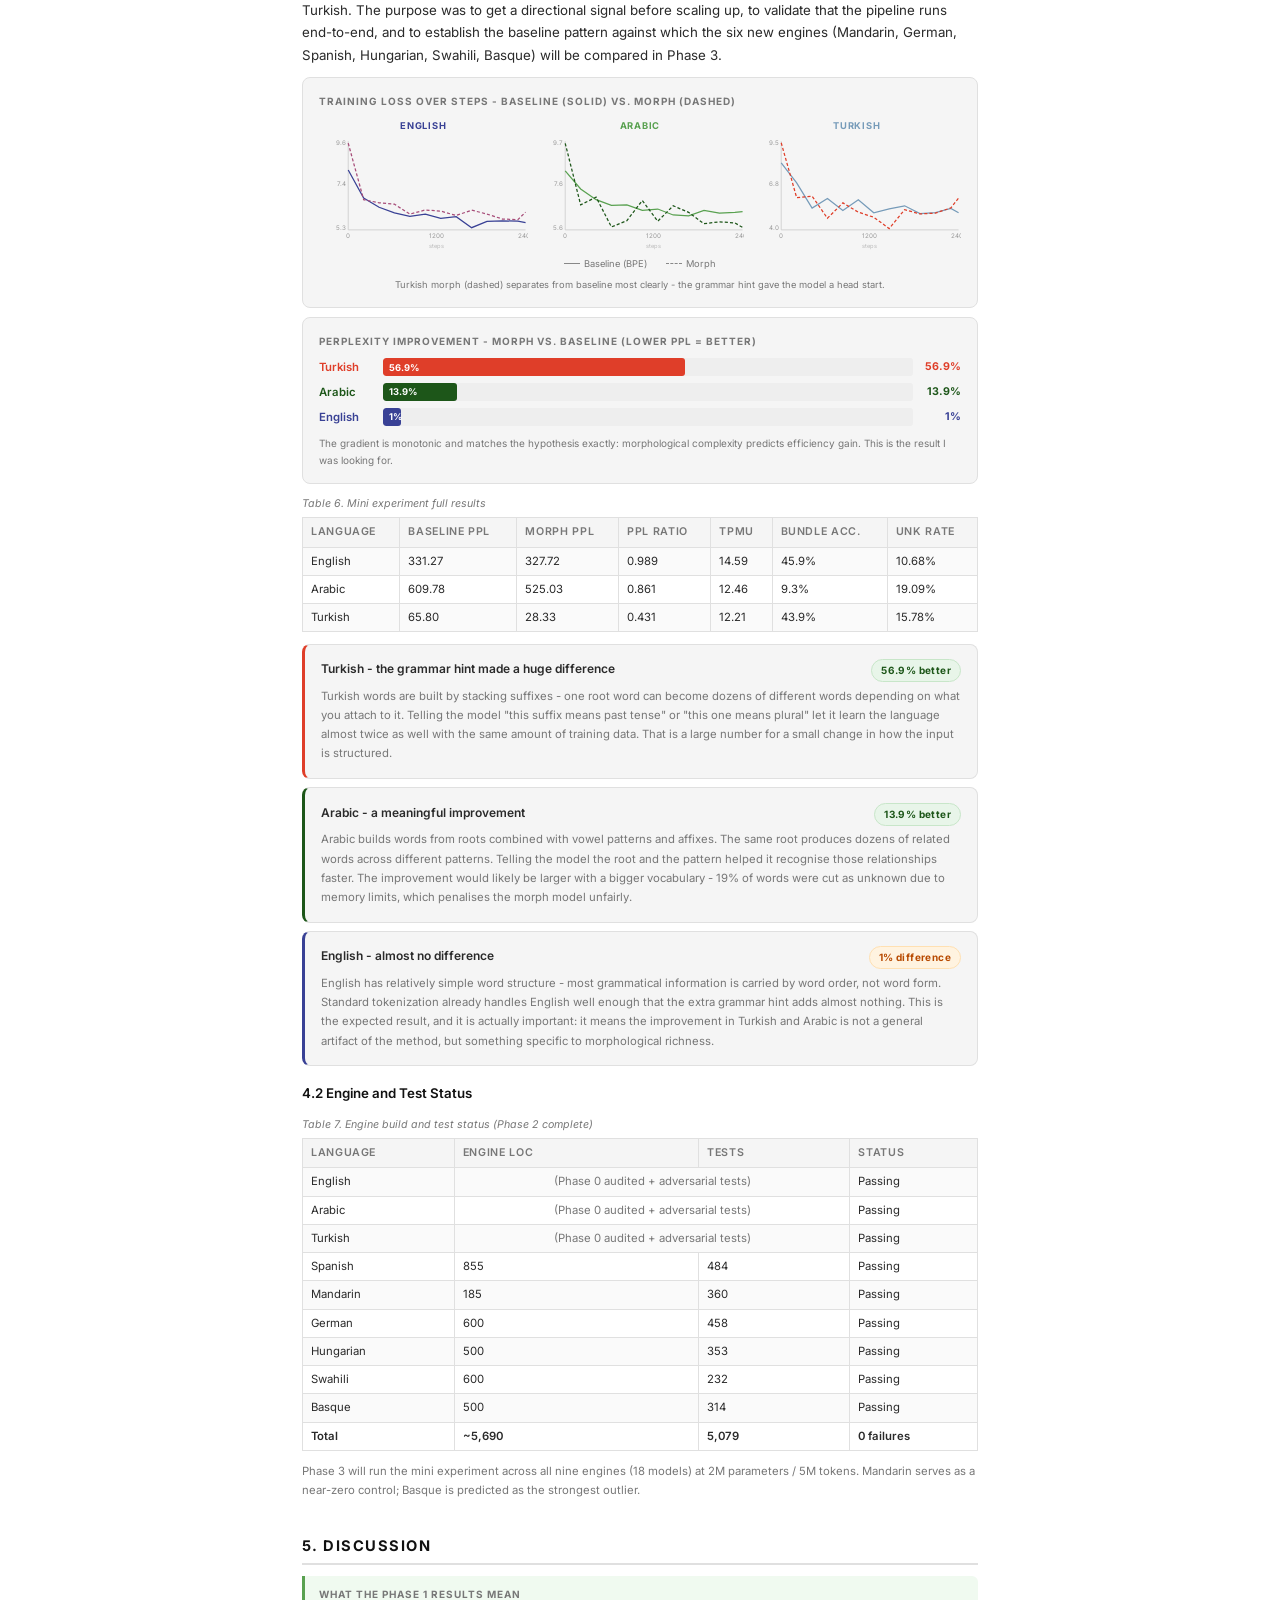
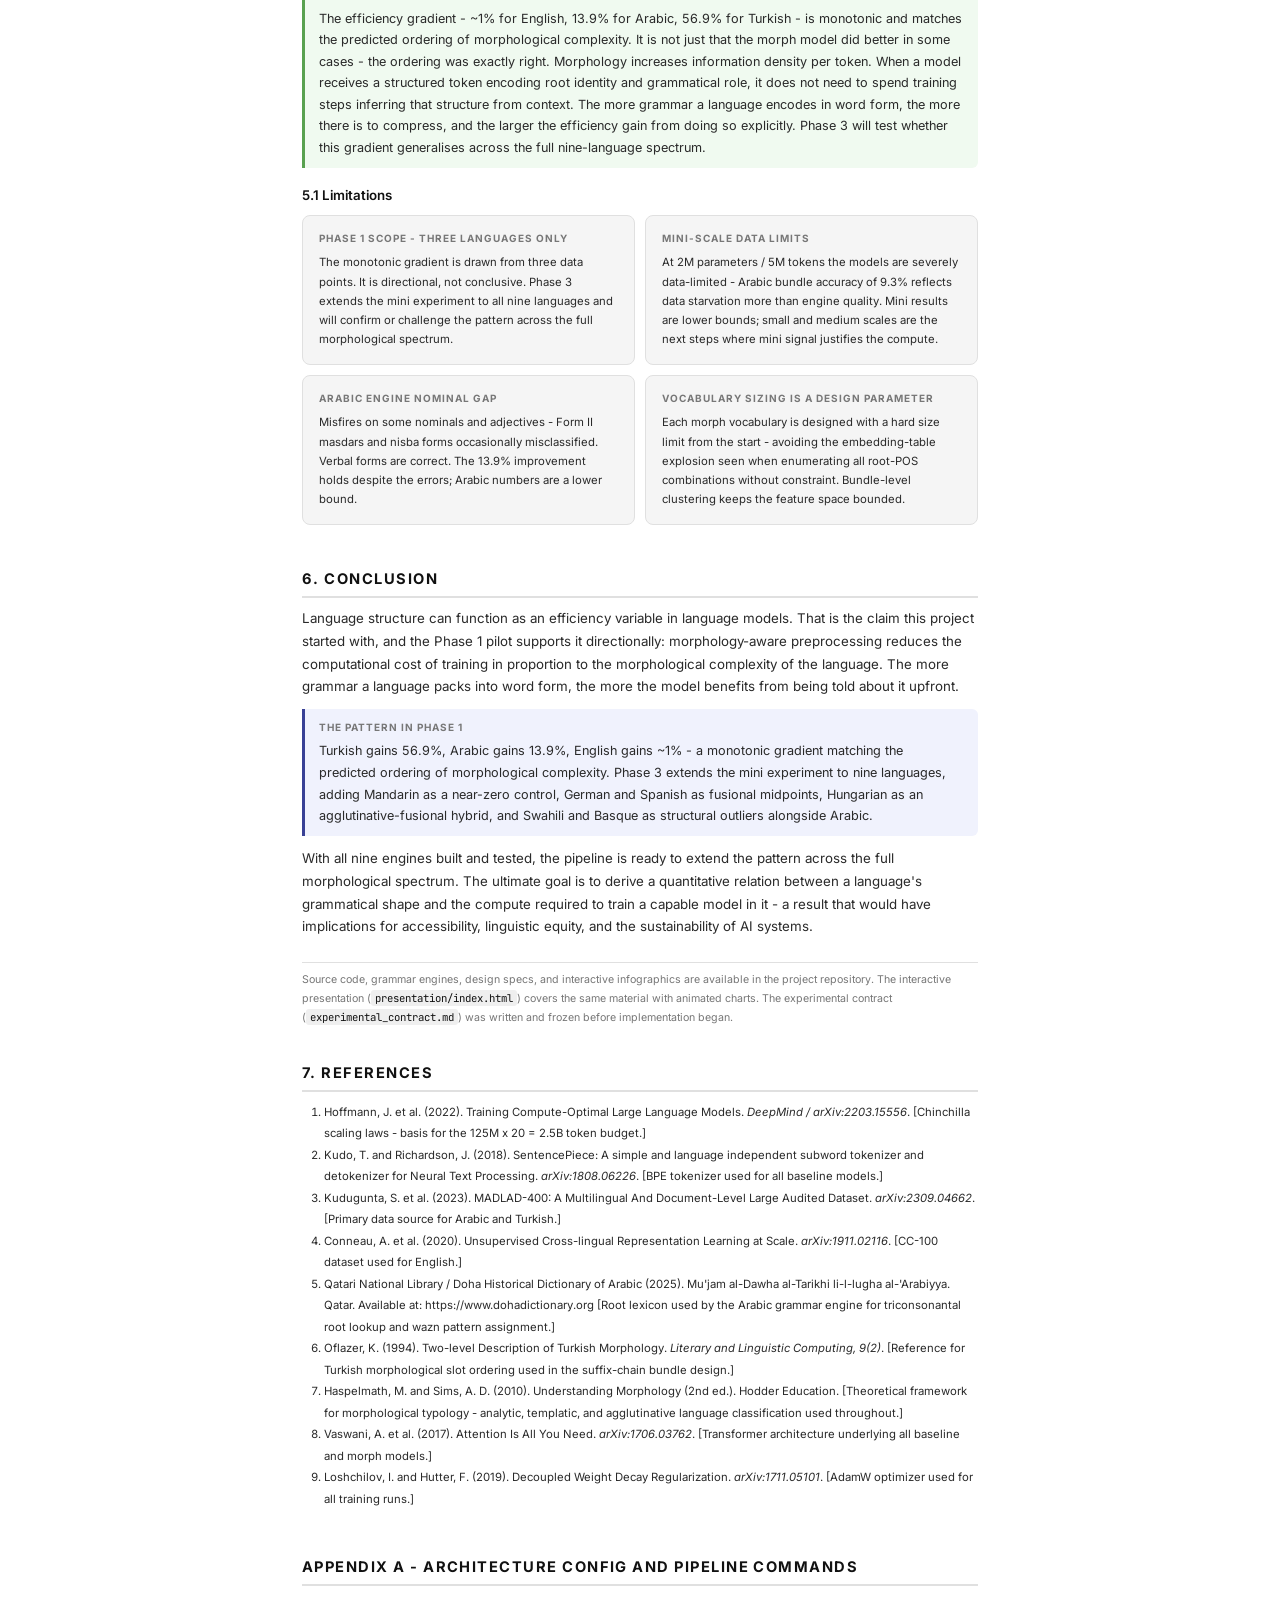
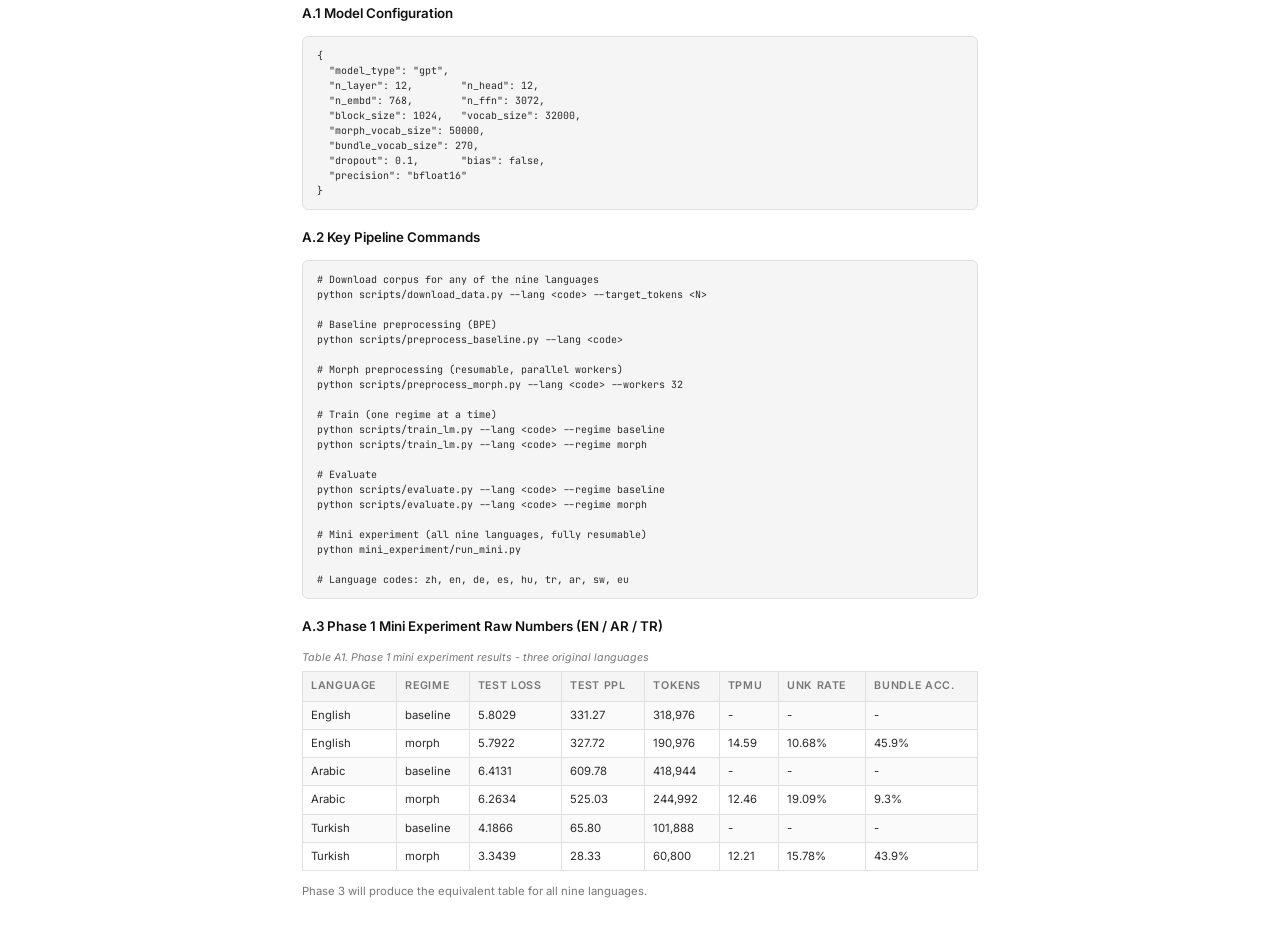
<file: archive/presentation/report.html>
<!DOCTYPE html>
<!-- NO EMOJIS. NO LONG DASHES (hyphens only). -->
<html lang="en">
<head>
<meta charset="UTF-8"/>
<meta name="viewport" content="width=device-width, initial-scale=1.0"/>
<title>Morphological Efficiency in AI: Can Languages that are more Information-Dense Enable Smaller, Leaner, yet Usable Models?</title>
<link rel="preconnect" href="https://fonts.googleapis.com"/>
<link rel="preconnect" href="https://fonts.gstatic.com" crossorigin/>
<link href="https://fonts.googleapis.com/css2?family=Inter:wght@300;400;500;600;700&family=JetBrains+Mono:wght@400;500&family=Noto+Naskh+Arabic:wght@400;600&display=swap" rel="stylesheet"/>
<style>
/* ── Presentation-derived palette, light mode ── */
:root {
  --bg:      #ffffff;
  --surface: #f5f5f5;
  --border:  #e0e0e0;
  --muted:   #cccccc;
  --dim:     #777777;
  --body:    #2a2a2a;
  --bright:  #111111;
  --accent:  #e63329;   /* CODE red */
  --accent-dim: #fde8e7;
  /* language colours - same as presentation */
  --en-base:  #394195;
  --en-morph: #a74d79;
  --ar-base:  #59a150;
  --ar-morph: #1d5619;
  --tr-base:  #769bb9;
  --tr-morph: #df3e29;
  --font:   'Inter', system-ui, sans-serif;
  --mono:   'JetBrains Mono', monospace;
  --arabic: 'Noto Naskh Arabic', serif;
}

*, *::before, *::after { box-sizing: border-box; margin: 0; padding: 0; }

body {
  font-family: var(--font);
  font-size: 10pt;
  line-height: 1.7;
  color: var(--body);
  background: var(--bg);
  max-width: 740px;
  margin: 0 auto;
  padding: 2.5rem 2rem;
}

/* ── Print ── */
@media print {
  @page { size: A4 portrait; margin: 2.2cm 2cm; }
  body { margin: 0 !important; padding: 0 !important; max-width: 100%; font-size: 9pt; -webkit-print-color-adjust: exact; print-color-adjust: exact; }
  .no-break, .card, .engine-card, .log-block, .callout, svg { break-inside: avoid; }
  a { color: inherit; text-decoration: none; }
}

/* ── Typography ── */
h1 { font-size: 16pt; font-weight: 700; line-height: 1.15; color: var(--bright); text-align: center; margin-bottom: 0.3rem; letter-spacing: -0.02em; }
h2 { font-size: 11pt; font-weight: 700; color: var(--bright); margin: 1.8rem 0 0.6rem;
     text-transform: uppercase; letter-spacing: 0.1em;
     border-bottom: 2px solid var(--border); padding-bottom: 0.25rem; }
h3 { font-size: 10pt; font-weight: 600; color: var(--bright); margin: 1rem 0 0.3rem; }
p  { margin-bottom: 0.65rem; }
p:last-child { margin-bottom: 0; }
em { font-style: italic; }
strong { font-weight: 600; }

/* ── Cover ── */
.cover {
  padding: 2.2rem 0 1.8rem;
  border-bottom: 3px solid var(--bright);
  margin-bottom: 1.8rem;
  text-align: center;
}
.cover-tag {
  font-size: 7.5pt; font-weight: 700; letter-spacing: 0.18em;
  text-transform: uppercase; color: var(--dim);
  margin-bottom: 0.8rem;
}
.cover-table { width: 100%; margin: 1.4rem auto 0; border-collapse: collapse; font-size: 9pt; }
.cover-table td { border: 1px solid var(--border); padding: 5px 10px; }
.cover-table .lbl { color: var(--dim); font-weight: 600; text-align: right; padding-right: 1.2rem; white-space: nowrap; background: var(--surface); }
.cover-table .val { padding-left: 0.9rem; color: var(--body); text-align: left; }

/* ── Abstract ── */
.abstract {
  background: var(--surface);
  border-left: 3px solid var(--border);
  padding: 0.9rem 1.1rem;
  margin-bottom: 1.5rem;
  font-size: 9.5pt;
}
.abstract-label {
  font-size: 7.5pt; font-weight: 700; text-transform: uppercase;
  letter-spacing: 0.12em; color: var(--dim); margin-bottom: 0.4rem;
}

/* ── Cards (presentation-style) ── */
.card {
  background: var(--surface);
  border: 1px solid var(--border);
  border-radius: 8px;
  padding: 0.9rem 1rem;
  margin: 0.5rem 0;
}
.card-label {
  font-size: 7.5pt; font-weight: 700; text-transform: uppercase;
  letter-spacing: 0.1em; color: var(--dim); margin-bottom: 0.4rem;
}
.card-label.red { color: var(--accent); }
.card-label.blue { color: var(--en-base); }
.card-label.green { color: var(--ar-base); }
.card-label.teal { color: var(--tr-base); }

/* ── Two-column grid ── */
.grid-2 { display: grid; grid-template-columns: 1fr 1fr; gap: 0.6rem; margin: 0.6rem 0; }
.grid-3 { display: grid; grid-template-columns: 1fr 1fr 1fr; gap: 0.6rem; margin: 0.6rem 0; }

/* ── Stat numbers ── */
.stat-block { text-align: center; padding: 0.5rem; }
.stat-num { font-size: 20pt; font-weight: 700; line-height: 1; }
.stat-label { font-size: 7.5pt; color: var(--dim); margin-top: 3px; }

/* ── Pill badges ── */
.pill {
  display: inline-block; padding: 2px 9px; border-radius: 999px;
  font-size: 7.5pt; font-weight: 700; letter-spacing: 0.04em;
}

/* ── Tables ── */
table.data { width: 100%; border-collapse: collapse; font-size: 8.5pt; margin: 0.7rem 0; }
table.data th { background: var(--surface); font-weight: 600; text-align: left; padding: 5px 8px; border: 1px solid var(--border); font-size: 8pt; text-transform: uppercase; letter-spacing: 0.06em; color: var(--dim); }
table.data td { padding: 4px 8px; border: 1px solid var(--border); vertical-align: top; }
table.data tr:nth-child(even) td { background: #fafafa; }
caption { font-size: 8pt; color: var(--dim); text-align: left; margin-bottom: 4px; font-style: italic; }

/* ── Code ── */
code { font-family: var(--mono); font-size: 8pt; background: #efefef; padding: 1px 4px; border-radius: 3px; color: var(--bright); }
pre  { font-family: var(--mono); font-size: 7.5pt; background: #f5f5f5; border: 1px solid var(--border); border-radius: 6px; padding: 0.7rem 0.9rem; overflow-x: auto; margin: 0.7rem 0; line-height: 1.5; }

/* ── Callouts ── */
.callout { border-left: 3px solid var(--border); padding: 0.6rem 0.9rem; margin: 0.7rem 0; font-size: 9.5pt; background: var(--surface); border-radius: 0 6px 6px 0; }
.callout.warn { border-color: var(--border); background: var(--surface); }
.callout.note { border-color: var(--en-base); background: #f0f2fd; }
.callout.green { border-color: var(--ar-base); background: #f0faf0; }
.callout-label { font-size: 7.5pt; font-weight: 700; text-transform: uppercase; letter-spacing: 0.1em; color: var(--dim); margin-bottom: 0.3rem; }

/* ── Pipeline (two-track diagram) ── */
.pipeline-wrap { margin: 0.8rem 0; }
.pipeline-shared {
  display: flex; justify-content: center;
}
.pipeline-shared-node {
  background: #eeeeee; border: 1px solid var(--muted); border-radius: 8px;
  padding: 0.5rem 1.2rem; font-size: 8.5pt; font-weight: 600;
  color: var(--dim); text-align: center; min-width: 220px;
}
.pipeline-fork { display: flex; justify-content: center; position: relative; height: 28px; }
.pipeline-tracks { display: grid; grid-template-columns: 1fr 1fr; gap: 0.8rem; }
.pipeline-track-label {
  font-size: 7.5pt; font-weight: 700; text-transform: uppercase;
  letter-spacing: 0.1em; text-align: center; margin-bottom: 0.4rem;
}
.pipeline-node {
  display: flex; align-items: flex-start; gap: 0.6rem;
  padding: 0.5rem 0.7rem; border-radius: 7px;
  border: 1px solid var(--border); background: var(--bg);
  margin-bottom: 0.3rem; font-size: 8.5pt;
}
.pipeline-node.bpe { border-color: #b0b8e0; background: #f5f6fd; }
.pipeline-node.morph { border-color: #f0b0a8; background: #fdf5f5; }
.pipeline-node-num { font-weight: 700; min-width: 1.2rem; font-size: 8pt; }
.pipeline-node-num.bpe { color: var(--en-base); }
.pipeline-node-num.morph { color: var(--accent); }
.pipeline-node-title { font-weight: 600; color: var(--bright); display: block; }
.pipeline-node-sub { color: var(--dim); font-size: 7.5pt; display: block; margin-top: 1px; }
.pipeline-arrow { text-align: center; color: var(--muted); font-size: 10pt; line-height: 1; padding: 1px 0; }
.pipeline-arrow.bpe { color: var(--en-base); }
.pipeline-arrow.morph { color: var(--accent); }
.pipeline-join { display: flex; justify-content: center; position: relative; height: 28px; }

/* ── Engine decomposition cards ── */
.engine-grid { display: grid; grid-template-columns: 30fr 33fr 36fr; gap: 0.6rem; margin: 0.7rem 0; }
.engine-card { border-radius: 8px; border: 1px solid var(--border); overflow: hidden; display: flex; flex-direction: column; }
.engine-card-header { padding: 0.4rem 0.7rem; font-size: 5pt; font-weight: 700; text-transform: uppercase; letter-spacing: 0.1em; display: flex; justify-content: space-between; align-items: center; }
.engine-card-body { padding: 0.5rem 0.7rem; background: var(--bg); flex: 1; }
.eng-ex { background: var(--surface); border-radius: 5px; padding: 0.35rem 0.5rem; margin-bottom: 0.35rem; font-size: 6.5pt; }
.eng-ex:last-child { margin-bottom: 0; }
.eng-surface { font-weight: 700; color: var(--bright); margin-bottom: 2px; font-size: 7pt; }
.eng-arrow { color: var(--muted); font-size: 7pt; margin: 1px 0; direction: ltr; unicode-bidi: isolate; text-align: center; display: block; }
.eng-parts { display: flex; flex-wrap: wrap; align-items: flex-start; gap: 3px; margin-top: 2px; }
.eng-parts.rtl { direction: rtl; flex-direction: row; }
.eng-part { display: flex; flex-direction: column; align-items: center; gap: 1px; }
.eng-chip { font-size: 5.5pt; font-weight: 700; padding: 1px 4px; border-radius: 4px; border: 1px solid; white-space: nowrap; font-family: var(--mono); }
.eng-chip.ar-text { font-family: var(--arabic); font-size: 7pt; line-height: 1.4; }
.eng-meaning { font-size: 5.5pt; color: var(--dim); text-align: center; max-width: 60px; line-height: 1.2; }
.eng-sep { color: var(--muted); font-size: 7pt; margin-top: 2px; }
.engine-note { font-size: 6pt; color: var(--dim); padding: 0.35rem 0.7rem 0.5rem; border-top: 1px solid var(--border); background: var(--surface); margin-top: auto; }

/* ── BPE vs Morph token chips ── */
.tok-section { margin: 0.6rem 0; }
.tok-lang-label { font-size: 7.5pt; font-weight: 700; text-transform: uppercase; letter-spacing: 0.1em; color: var(--dim); margin-bottom: 0.3rem; }
.tok-sentence { font-size: 9pt; color: var(--dim); margin-bottom: 0.4rem; font-style: italic; }
.tok-row-label { font-size: 7pt; font-weight: 700; text-transform: uppercase; letter-spacing: 0.08em; color: var(--dim); margin-bottom: 0.2rem; }
.bpe-row { display: flex; flex-wrap: wrap; gap: 3px; margin-bottom: 0.4rem; }
.bpe-chip { font-family: var(--mono); font-size: 7.5pt; padding: 2px 6px; border-radius: 4px; background: #e8eaf6; color: var(--en-base); border: 1px solid #c5cae9; }
.bpe-chip.ar { font-family: var(--arabic); font-size: 9pt; background: #e8f5e9; color: var(--ar-morph); border-color: #c8e6c9; }
.bpe-chip.tr { background: #e3f2fd; color: var(--tr-base); border-color: #bbdefb; }
.morph-row { display: flex; flex-wrap: wrap; gap: 3px; }
.morph-chip { font-size: 7.5pt; padding: 2px 7px; border-radius: 5px; border: 1px solid; display: inline-flex; align-items: baseline; gap: 3px; }
.mc-root { font-weight: 700; }
.mc-tag { font-family: var(--mono); font-size: 6.5pt; opacity: 0.75; }

/* ── Result bars ── */
.result-bar-wrap { margin: 0.5rem 0; }
.result-bar-row { display: flex; align-items: center; gap: 0.5rem; margin-bottom: 0.35rem; font-size: 8.5pt; }
.result-bar-lang { width: 3.5rem; font-weight: 600; color: var(--bright); }
.result-bar-track { flex: 1; height: 18px; background: #eeeeee; border-radius: 3px; overflow: hidden; position: relative; }
.result-bar-fill { height: 100%; border-radius: 3px; display: flex; align-items: center; padding-left: 6px; font-size: 7pt; font-weight: 700; color: #fff; white-space: nowrap; }
.result-bar-pct { font-size: 8pt; font-weight: 700; min-width: 2.5rem; text-align: right; }

/* ── Arabic inline ── */
.ar { font-family: var(--arabic); font-size: 11pt; direction: rtl; display: inline-block; }

/* ── Footnote / refs ── */
.footnote { font-size: 8pt; color: var(--dim); border-top: 1px solid var(--border); margin-top: 1.5rem; padding-top: 0.5rem; }
ol.ref-list { margin: 0.4rem 0 0.7rem 1.4rem; font-size: 8.5pt; line-height: 1.9; }
ul.body-list { margin: 0.3rem 0 0.6rem 1.2rem; font-size: 9.5pt; line-height: 1.7; }

/* ── Appendix log blocks ── */
.log-block { background: var(--surface); border: 1px solid var(--border); border-left: 3px solid var(--muted); border-radius: 0 6px 6px 0; padding: 0.8rem 1rem; margin: 0.6rem 0; font-size: 9pt; line-height: 1.7; }
.log-block h4 { font-size: 9pt; font-weight: 700; color: var(--bright); margin-bottom: 0.4rem; text-transform: uppercase; letter-spacing: 0.06em; }
.log-block.incident { border-left-color: var(--accent); }
.log-block.fix { border-left-color: var(--ar-base); }

section { margin-bottom: 0; padding-top: 0.3rem; }
</style>
</head>
<body>

<!-- ══ COVER ══════════════════════════════════════════════════════════════ -->
<section>
  <div class="cover">
    <div class="cover-tag">Capstone Project Report</div>
    <h1>Morphological Efficiency in AI: Can Languages that are more<br/>Information-Dense Enable Smaller, Leaner, yet Usable Models?</h1>
    <table class="cover-table">
      <tr>
        <td class="lbl">Author</td><td class="val">Sameh AbuRadi</td>
        <td class="lbl" style="padding-left:2.5rem;">Supervisor</td><td class="val" style="text-align:left;">Fabian Geier</td>
      </tr>
      <tr>
        <td class="lbl">Course</td><td class="val">BA_01 - Capstone Project</td>
        <td class="lbl" style="padding-left:2.5rem;">Submission</td><td class="val" style="text-align:left;">15 March 2026</td>
      </tr>
      <tr>
        <td class="lbl" style="padding-top:0.3rem;">Program</td>
        <td class="val" colspan="3" style="padding-top:0.3rem;">BA - Business Management &amp; Entrepreneurship</td>
      </tr>
    </table>
  </div>

  <div class="abstract">
    <div class="abstract-label">Abstract</div>
    <p>This project asks whether the grammatical structure of a language can be used as a design parameter to reduce the computational cost of training language models. The central question is whether morphology-aware tokenization - which encodes grammatical structure explicitly rather than relying on statistical subword fragments - allows a model to learn a language more efficiently under identical architecture and data.</p>
    <p>The project spans nine languages chosen to cover the full morphological spectrum: Mandarin (isolating), English (analytic), German and Spanish (fusional), Hungarian (agglutinative-fusional), Turkish (agglutinative), plus three structural outliers - Arabic (root-and-pattern templatic), Swahili (classificatory), and Basque (polypersonal, language isolate). Nine language-specific grammar engines have been built and tested (5,079 tests, zero failures). Each language is paired with a standard BPE baseline and a grammar-aware morphological variant under identical architecture.</p>
    <p>A Phase 1 pilot across English, Arabic, and Turkish at 2M parameters / 5M tokens showed a monotonic gradient matching morphological complexity exactly: Turkish improved by 56.9%, Arabic by 13.9%, English by ~1%. Phase 3 extends the mini experiment to all nine engines. The project contributes nine reproducible grammar engines, a shared training pipeline, and an empirical framework for evaluating linguistic efficiency as a design variable in machine learning systems.</p>
  </div>

  <!-- Status pills -->
  <div style="display:flex; flex-wrap:wrap; gap:0.4rem; margin-top:0.8rem;">
    <span class="pill" style="background:#e8f5e9;color:#1d5619;border:1px solid #c8e6c9;">Nine grammar engines built and tested</span>
    <span class="pill" style="background:#e8eaf6;color:#394195;border:1px solid #c5cae9;">Phase 1 mini experiment - EN / AR / TR complete</span>
    <span class="pill" style="background:#fff3e0;color:#b84a00;border:1px solid #ffe0b2;">Phase 3 nine-language mini experiment - pending</span>
  </div>
</section>

<!-- ══ 1. RESEARCH QUESTION ════════════════════════════════════════════════ -->
<section>
  <h2>1. Research Question</h2>

  <h3>1.1 The Core Idea</h3>
  <p>Language models learn by processing tokens - discrete units of text. Standard tokenizers (BPE, WordPiece) produce tokens by merging frequent character sequences, with no knowledge of grammar. The word <em>researchers</em> might become <code>research</code> + <code>ers</code>, depending on what the algorithm saw most often during training. The grammatical information - that this is a plural noun derived from a verb - is not encoded anywhere. The model has to infer it from context, across millions of examples, at cost.</p>

  <div class="callout note">
    <div class="callout-label">Hypothesis</div>
    <p>A language model given explicit morphological structure at the token level will learn more efficiently - reaching the same perplexity with fewer training tokens - than one using standard BPE subword tokenization. The effect will be strongest where morphology is richest.</p>
  </div>

  <h3>1.2 Language as a Compute Efficiency Variable</h3>
  <p>Every training token costs compute. If a model needs N tokens to learn a grammatical pattern that could have been encoded directly in the tokenization, those N tokens represent overhead - compute spent recovering information that was always present in the text but stripped out by the tokenizer. That is not a small observation. At current GPU rental prices, even a few percent reduction in total tokens translates into a visible difference across many runs or large models.</p>
  <p>This overhead is not uniform across languages. English grammar is largely carried by word order. Arabic and Turkish pack substantial grammatical content into word form: a single Turkish word can encode tense, aspect, mood, person, number, case, and possession simultaneously. A morphology-aware tokenizer can represent that word as a single structured token with the full grammatical bundle attached. The question is whether the model actually benefits from receiving that information upfront, or whether it would have figured it out anyway.</p>

  <h3>1.3 Morphology as Information Compression</h3>
  <p>From an information-theoretic perspective, morphological tokenization is a form of lossless compression applied to grammatical content. Instead of distributing grammatical information across multiple BPE fragments, it concentrates that information into a single token with an explicit feature label. The model receives more signal per token, which should translate to faster convergence at equivalent token budgets. Whether it actually does - and by how much, and for which languages - is what this project tries to measure.</p>

  <table class="data">
    <caption>Table 1. Language selection - nine languages across the morphological spectrum plus three structural outliers</caption>
    <tr><th>Language</th><th>Morphological type</th><th>Grammar encoding</th><th>Expected effect</th></tr>
    <tr><td>Mandarin</td><td>Isolating</td><td>Word order; no inflection; tonal lexicon</td><td>Control - near zero</td></tr>
    <tr><td>English</td><td>Analytic</td><td>Word order; minimal inflection</td><td>Minimal - little to compress</td></tr>
    <tr><td>German</td><td>Fusional</td><td>Case, gender, number fused in endings</td><td>Moderate</td></tr>
    <tr><td>Spanish</td><td>Fusional (regular)</td><td>Rich verb conjugation paradigms</td><td>Moderate</td></tr>
    <tr><td>Hungarian</td><td>Agglutinative-fusional</td><td>Suffix chains plus vowel harmony</td><td>Large</td></tr>
    <tr><td>Turkish</td><td>Agglutinative</td><td>Suffix chains in strict slot order</td><td>Large - most to compress on the spectrum</td></tr>
    <tr><td>Arabic</td><td>Templatic (outlier)</td><td>Triconsonantal roots + vowel patterns</td><td>Significant - non-concatenative</td></tr>
    <tr><td>Swahili</td><td>Classificatory (outlier)</td><td>Noun class agreement chains</td><td>Significant</td></tr>
    <tr><td>Basque</td><td>Polypersonal, ergative (isolate, outlier)</td><td>Tri-personal agreement on verb</td><td>Predicted strongest outlier</td></tr>
  </table>
  <p style="font-size:8.5pt;color:var(--dim);">English, Arabic, and Turkish are spoken natively by the author; the remaining six were chosen to cover the morphological spectrum and probe structural outliers. Mandarin acts as a near-zero control; Basque is predicted as the strongest outlier due to tri-personal agreement.</p>
</section>

<!-- ══ 2. SYSTEM ARCHITECTURE ══════════════════════════════════════════════ -->
<section>
  <h2>2. System Architecture</h2>
  <p>The pipeline has two parallel tracks that converge at training and evaluation. Both consume the same raw corpus and produce models with identical architecture - the only difference is how text becomes token IDs. I want to be clear about what that means: everything else is held constant by design. If one model does better, the tokenization is the only place to look.</p>

  <!-- TWO-PIPELINE DIAGRAM (from presentation slide 1c) -->
  <div class="pipeline-wrap">

    <!-- Shared source -->
    <div class="pipeline-shared" style="margin-bottom:0.3rem;">
      <div class="pipeline-shared-node">Raw text corpus - same Wikipedia data for both tracks</div>
    </div>
    <!-- Fork line -->
    <div style="display:flex;justify-content:center;margin-bottom:0.3rem;">
      <div style="width:1px;height:14px;background:var(--muted);"></div>
    </div>
    <div style="display:flex;justify-content:center;margin-bottom:0.3rem;position:relative;height:14px;">
      <div style="position:absolute;left:calc(50% - 140px);top:0;width:140px;height:1px;background:var(--en-base);"></div>
      <div style="position:absolute;left:50%;top:0;width:140px;height:1px;background:var(--accent);"></div>
      <div style="position:absolute;left:calc(50% - 140px);top:0;width:1px;height:14px;background:var(--en-base);"></div>
      <div style="position:absolute;left:calc(50% + 140px);top:0;width:1px;height:14px;background:var(--accent);"></div>
    </div>

    <!-- Two tracks -->
    <div class="pipeline-tracks">

      <!-- BPE track -->
      <div>
        <div class="pipeline-track-label" style="color:var(--en-base);">Traditional - BPE</div>
        <div class="pipeline-node bpe">
          <span class="pipeline-node-num bpe">1</span>
          <div><span class="pipeline-node-title">BPE tokenizer</span><span class="pipeline-node-sub">splits on byte-pair frequency - no grammar</span></div>
        </div>
        <div class="pipeline-arrow bpe">↓</div>
        <div class="pipeline-node bpe">
          <span class="pipeline-node-num bpe">2</span>
          <div><span class="pipeline-node-title">Token ID sequence</span><span class="pipeline-node-sub">▁research · ers · ▁are · ▁study · ing ...</span></div>
        </div>
        <div class="pipeline-arrow bpe">↓</div>
        <div class="pipeline-node bpe">
          <span class="pipeline-node-num bpe">3</span>
          <div><span class="pipeline-node-title">Single embedding lookup</span><span class="pipeline-node-sub">one vector per token - no structural signal</span></div>
        </div>
        <div class="pipeline-arrow bpe">↓</div>
        <div class="pipeline-node bpe">
          <span class="pipeline-node-num bpe">4</span>
          <div><span class="pipeline-node-title">Transformer</span><span class="pipeline-node-sub">must infer grammar from co-occurrence alone</span></div>
        </div>
      </div>

      <!-- Morph track -->
      <div>
        <div class="pipeline-track-label" style="color:var(--accent);">Proposed - Morphology-Aware</div>
        <div class="pipeline-node morph">
          <span class="pipeline-node-num morph">1</span>
          <div><span class="pipeline-node-title">Morphology engine</span><span class="pipeline-node-sub">decomposes each word into root + grammatical tag</span></div>
        </div>
        <div class="pipeline-arrow morph">↓</div>
        <div class="pipeline-node morph">
          <span class="pipeline-node-num morph">2</span>
          <div><span class="pipeline-node-title">Root ID + Feature bundle ID</span><span class="pipeline-node-sub">researcher · SUF_s &nbsp;|&nbsp; study · SUF_ing ...</span></div>
        </div>
        <div class="pipeline-arrow morph">↓</div>
        <div class="pipeline-node morph">
          <span class="pipeline-node-num morph">3</span>
          <div><span class="pipeline-node-title">Dual embedding streams</span><span class="pipeline-node-sub">root vector + morphology vector - summed input</span></div>
        </div>
        <div class="pipeline-arrow morph">↓</div>
        <div class="pipeline-node morph">
          <span class="pipeline-node-num morph">4</span>
          <div><span class="pipeline-node-title">Transformer</span><span class="pipeline-node-sub">grammar pre-encoded - capacity freed for meaning</span></div>
        </div>
      </div>

    </div>

    <!-- Join lines -->
    <div style="display:flex;justify-content:center;margin-top:0.3rem;position:relative;height:14px;">
      <div style="position:absolute;left:calc(50% - 140px);top:0;width:1px;height:14px;background:var(--en-base);"></div>
      <div style="position:absolute;left:calc(50% + 140px);top:0;width:1px;height:14px;background:var(--accent);"></div>
      <div style="position:absolute;left:calc(50% - 140px);top:14px;width:140px;height:1px;background:var(--en-base);"></div>
      <div style="position:absolute;left:50%;top:14px;width:140px;height:1px;background:var(--accent);"></div>
    </div>
    <div style="display:flex;justify-content:center;margin-bottom:0.3rem;">
      <div style="width:1px;height:14px;background:var(--muted);"></div>
    </div>
    <div class="pipeline-shared">
      <div class="pipeline-shared-node">Evaluation - same metrics for both tracks</div>
    </div>

  </div><!-- /pipeline-wrap -->

  <h3>2.2 Model Architecture</h3>
  <div class="grid-2" style="margin-top:0.5rem;">
    <div class="card">
      <div class="card-label">Baseline embedding</div>
      <code style="font-size:8.5pt;">x = token_embedding[token_id]</code>
      <p style="font-size:8.5pt;color:var(--dim);margin-top:0.3rem;">One vector per BPE fragment. No structural signal.</p>
    </div>
    <div class="card">
      <div class="card-label">Morph embedding</div>
      <code style="font-size:8.5pt;">x = token_emb[root_id] + feat_emb[bundle_id]</code>
      <p style="font-size:8.5pt;color:var(--dim);margin-top:0.3rem;">Root identity + grammatical role summed at input layer.</p>
    </div>
  </div>

  <table class="data" style="margin-top:0.6rem;">
    <caption>Table 2. Architecture parameters - shared across all nine languages; mini used for pilot runs, small/medium for later scaling</caption>
    <tr><th>Parameter</th><th>Mini (pilot)</th><th>Small</th><th>Medium</th></tr>
    <tr><td>Total parameters</td><td>~2M</td><td>~20M</td><td>~60M</td></tr>
    <tr><td>Layers</td><td>4</td><td>8</td><td>12</td></tr>
    <tr><td>Hidden size</td><td>128</td><td>384</td><td>768</td></tr>
    <tr><td>Attention heads</td><td>4</td><td>8</td><td>12</td></tr>
    <tr><td>Context length</td><td colspan="3">1024 tokens</td></tr>
    <tr><td>Training tokens</td><td>5M</td><td>100M</td><td>1.2B</td></tr>
    <tr><td>Optimizer</td><td colspan="3">AdamW, cosine LR, 2000-step warmup</td></tr>
  </table>
  <p style="font-size:8.5pt;color:var(--dim);">Scaling is incremental: mini first across all nine languages to get directional signal, then small/medium on languages where mini results justify the compute.</p>
</section>

<!-- ══ 3. EXPERIMENTAL DESIGN ══════════════════════════════════════════════ -->
<section>
  <h2>3. Experimental Design</h2>

  <table class="data">
    <caption>Table 3. Model inventory - nine languages, two regimes each, 18 models total per scale</caption>
    <tr><th>Language</th><th>Baseline</th><th>Morph (grammar-aware input representation)</th></tr>
    <tr><td>Mandarin</td><td><code>zh_base</code> - BPE</td><td><code>zh_morph</code> - jieba word segmentation + POS tag</td></tr>
    <tr><td>English</td><td><code>en_base</code> - BPE</td><td><code>en_morph</code> - root + inflectional/derivational tag</td></tr>
    <tr><td>German</td><td><code>de_base</code> - BPE</td><td><code>de_morph</code> - stem + case/gender/number bundle</td></tr>
    <tr><td>Spanish</td><td><code>es_base</code> - BPE</td><td><code>es_morph</code> - stem + verb-paradigm bundle</td></tr>
    <tr><td>Hungarian</td><td><code>hu_base</code> - BPE</td><td><code>hu_morph</code> - stem + suffix-chain (harmony-normalised)</td></tr>
    <tr><td>Turkish</td><td><code>tr_base</code> - BPE</td><td><code>tr_morph</code> - stem + suffix-chain bundle (Dilbilgisi slot order)</td></tr>
    <tr><td>Arabic</td><td><code>ar_base</code> - BPE</td><td><code>ar_morph</code> - root + wazn pattern + grammatical bundle</td></tr>
    <tr><td>Swahili</td><td><code>sw_base</code> - BPE</td><td><code>sw_morph</code> - stem + noun-class agreement chain</td></tr>
    <tr><td>Basque</td><td><code>eu_base</code> - BPE</td><td><code>eu_morph</code> - stem + polypersonal agreement bundle</td></tr>
  </table>

  <p>The experimental contract was written and frozen before implementation began: strict within-language parity across architecture, data, splits, budget, and optimizer - tokenization strategy is the only permitted variable. Available upon request.</p>

  <!-- GRAMMAR ENGINE DIAGRAM -->
  <h3>3.1 The Nine Grammar Engines</h3>
  <p style="font-size:8.5pt;color:var(--dim);margin-bottom:0.5rem;">Each language has a structurally different morphology, so each needed its own engine. The engine's job is to decompose each word into a root (or stem) and a grammatical bundle before it reaches the model. Nine engines totalling ~5,690 lines of Python are built and passing 5,079 tests (zero failures). For Arabic, the engine draws on the Buckwalter morphological analyser and the Doha Historical Dictionary of Arabic root lexicon for triconsonantal root lookup and wazn pattern assignment. For Turkish, it uses Oflazer's two-level morphology as a reference for suffix slot ordering. English uses a rule-based lookup against a custom irregulars table. Mandarin uses jieba for word segmentation. The three cards below show representative decompositions for the three original languages; design specs for all nine are in <code>docs/engine_specs/</code> with interactive infographics in <code>presentation/infographics/src/</code>.</p>

  <div class="engine-grid">

    <!-- English -->
    <div class="engine-card">
      <div class="engine-card-header" style="background:#eef0fb;color:var(--en-base);">
        <span>English - Analytic</span>
        <span style="font-size:7pt;color:var(--dim);">23 bundles</span>
      </div>
      <div class="engine-card-body">
        <!-- went -->
        <div class="eng-ex">
          <div class="eng-surface">went</div>
          <div class="eng-arrow">↓</div>
          <div class="eng-parts">
            <div class="eng-part">
              <span class="eng-chip" style="border-color:var(--en-base);color:var(--en-base);background:#eef0fb;">go</span>
              <span class="eng-meaning">base verb (suppletive)</span>
            </div>
            <span class="eng-sep">+</span>
            <div class="eng-part">
              <span class="eng-chip" style="border-color:var(--en-morph);color:var(--en-morph);background:#fdf0f6;">tense=PAST</span>
              <span class="eng-meaning">action before now</span>
            </div>
          </div>
        </div>
        <!-- misunderstand -->
        <div class="eng-ex">
          <div class="eng-surface">misunderstand</div>
          <div class="eng-arrow">↓</div>
          <div class="eng-parts">
            <div class="eng-part">
              <span class="eng-chip" style="border-color:var(--en-morph);color:var(--en-morph);background:#fdf0f6;">PRE_mis</span>
              <span class="eng-meaning">wrongly / badly</span>
            </div>
            <span class="eng-sep">+</span>
            <div class="eng-part">
              <span class="eng-chip" style="border-color:var(--en-base);color:var(--en-base);background:#eef0fb;">understand</span>
              <span class="eng-meaning">base verb</span>
            </div>
          </div>
        </div>
        <!-- researchers -->
        <div class="eng-ex">
          <div class="eng-surface">researchers</div>
          <div class="eng-arrow">↓</div>
          <div class="eng-parts">
            <div class="eng-part">
              <span class="eng-chip" style="border-color:var(--en-base);color:var(--en-base);background:#eef0fb;">researcher</span>
              <span class="eng-meaning">base noun</span>
            </div>
            <span class="eng-sep">+</span>
            <div class="eng-part">
              <span class="eng-chip" style="border-color:var(--en-morph);color:var(--en-morph);background:#fdf0f6;">SUF_s</span>
              <span class="eng-meaning">plural</span>
            </div>
          </div>
        </div>
      </div>
      <div class="engine-note">Suppletive irregulars via lookup table. Prefixes carry semantic function tags.</div>
    </div>

    <!-- Arabic -->
    <div class="engine-card">
      <div class="engine-card-header" style="background:#edf7ec;color:var(--ar-morph);">
        <span>Arabic - Templatic</span>
        <span style="font-size:7pt;color:var(--dim);">270 bundles</span>
      </div>
      <div class="engine-card-body">
        <!-- استخدم -->
        <div class="eng-ex">
          <div class="eng-surface" style="font-family:var(--arabic);font-size:11pt;direction:rtl;">استخدم</div>
          <div class="eng-arrow">↓</div>
          <div class="eng-parts rtl">
            <div class="eng-part">
              <span class="eng-chip ar-text" style="border-color:var(--ar-base);color:var(--ar-base);background:#edf7ec;">استـ</span>
              <span class="eng-meaning">Form X circumfix</span>
            </div>
            <span class="eng-sep">+</span>
            <div class="eng-part">
              <span class="eng-chip ar-text" style="border-color:var(--ar-morph);color:var(--ar-morph);background:#e8f5e8;">ـخدم</span>
              <span class="eng-meaning">root: serve</span>
            </div>
          </div>
        </div>
        <!-- يكتبان -->
        <div class="eng-ex">
          <div class="eng-surface" style="font-family:var(--arabic);font-size:11pt;direction:rtl;">يكتبان</div>
          <div class="eng-arrow">↓</div>
          <div class="eng-parts rtl">
            <div class="eng-part">
              <span class="eng-chip ar-text" style="border-color:var(--ar-base);color:var(--ar-base);background:#edf7ec;">يـ</span>
              <span class="eng-meaning">3rd masc. impf.</span>
            </div>
            <span class="eng-sep">+</span>
            <div class="eng-part">
              <span class="eng-chip ar-text" style="border-color:var(--ar-morph);color:var(--ar-morph);background:#e8f5e8;">ـكتبـ</span>
              <span class="eng-meaning">root: write</span>
            </div>
            <span class="eng-sep">+</span>
            <div class="eng-part">
              <span class="eng-chip ar-text" style="border-color:var(--ar-base);color:var(--ar-base);background:#edf7ec;">ـان</span>
              <span class="eng-meaning">masc. dual</span>
            </div>
          </div>
        </div>
        <!-- المصرية -->
        <div class="eng-ex">
          <div class="eng-surface" style="font-family:var(--arabic);font-size:11pt;direction:rtl;">المصرية</div>
          <div class="eng-arrow">↓</div>
          <div class="eng-parts rtl">
            <div class="eng-part">
              <span class="eng-chip ar-text" style="border-color:var(--ar-base);color:var(--ar-base);background:#edf7ec;">الـ</span>
              <span class="eng-meaning">definite "the"</span>
            </div>
            <span class="eng-sep">+</span>
            <div class="eng-part">
              <span class="eng-chip ar-text" style="border-color:var(--ar-morph);color:var(--ar-morph);background:#e8f5e8;">ـمصر</span>
              <span class="eng-meaning">root: Egypt</span>
            </div>
            <span class="eng-sep">+</span>
            <div class="eng-part">
              <span class="eng-chip ar-text" style="border-color:var(--ar-base);color:var(--ar-base);background:#edf7ec;">ـية</span>
              <span class="eng-meaning">nisba adj. fem.</span>
            </div>
          </div>
        </div>
      </div>
      <div class="engine-note">Arabic encodes gender in prefix, number in suffix - all around the root.</div>
    </div>

    <!-- Turkish -->
    <div class="engine-card">
      <div class="engine-card-header" style="background:#eaf2f8;color:var(--tr-base);">
        <span>Turkish - Agglutinative</span>
        <span style="font-size:7pt;color:var(--dim);">63 bundles</span>
      </div>
      <div class="engine-card-body">
        <!-- evlerinizden -->
        <div class="eng-ex">
          <div class="eng-surface">evlerinizden</div>
          <div class="eng-arrow">↓</div>
          <div class="eng-parts">
            <div class="eng-part">
              <span class="eng-chip" style="border-color:var(--tr-base);color:var(--tr-base);background:#eaf2f8;">ev</span>
              <span class="eng-meaning">house</span>
            </div>
            <span class="eng-sep">+</span>
            <div class="eng-part">
              <span class="eng-chip" style="border-color:var(--tr-morph);color:var(--tr-morph);background:#fdf0ee;">PL</span>
              <span class="eng-meaning">-ler plural</span>
            </div>
            <span class="eng-sep">+</span>
            <div class="eng-part">
              <span class="eng-chip" style="border-color:var(--tr-morph);color:var(--tr-morph);background:#fdf0ee;">POSS_2PL</span>
              <span class="eng-meaning">-iniz your (pl.)</span>
            </div>
            <span class="eng-sep">+</span>
            <div class="eng-part">
              <span class="eng-chip" style="border-color:var(--tr-morph);color:var(--tr-morph);background:#fdf0ee;">ABL</span>
              <span class="eng-meaning">-den from</span>
            </div>
          </div>
        </div>
        <!-- yazildi -->
        <div class="eng-ex">
          <div class="eng-surface">yazildi</div>
          <div class="eng-arrow">↓</div>
          <div class="eng-parts">
            <div class="eng-part">
              <span class="eng-chip" style="border-color:var(--tr-base);color:var(--tr-base);background:#eaf2f8;">yaz</span>
              <span class="eng-meaning">write</span>
            </div>
            <span class="eng-sep">+</span>
            <div class="eng-part">
              <span class="eng-chip" style="border-color:var(--tr-morph);color:var(--tr-morph);background:#fdf0ee;">PASS</span>
              <span class="eng-meaning">-il passive</span>
            </div>
            <span class="eng-sep">+</span>
            <div class="eng-part">
              <span class="eng-chip" style="border-color:var(--tr-morph);color:var(--tr-morph);background:#fdf0ee;">PAST_DEF</span>
              <span class="eng-meaning">-di witnessed past</span>
            </div>
          </div>
        </div>
        <!-- gidebilir -->
        <div class="eng-ex">
          <div class="eng-surface">gidebilir</div>
          <div class="eng-arrow">↓</div>
          <div class="eng-parts">
            <div class="eng-part">
              <span class="eng-chip" style="border-color:var(--tr-base);color:var(--tr-base);background:#eaf2f8;">git</span>
              <span class="eng-meaning">go</span>
            </div>
            <span class="eng-sep">+</span>
            <div class="eng-part">
              <span class="eng-chip" style="border-color:var(--tr-morph);color:var(--tr-morph);background:#fdf0ee;">ABIL</span>
              <span class="eng-meaning">-ebil can</span>
            </div>
            <span class="eng-sep">+</span>
            <div class="eng-part">
              <span class="eng-chip" style="border-color:var(--tr-morph);color:var(--tr-morph);background:#fdf0ee;">PRES_AORIST</span>
              <span class="eng-meaning">-ir habitual</span>
            </div>
          </div>
        </div>
      </div>
      <div class="engine-note">Vowel harmony variants normalised to single tag. Stack order preserved.</div>
    </div>

  </div><!-- /engine-grid -->

  <p style="font-size:8pt;color:var(--dim);text-align:center;margin-top:0.3rem;">Bundle space size determines agreement difficulty - Arabic's 270 combinations make its 9.3% accuracy equivalent in difficulty to English's 45.9% out of 23.</p>

  <h3>3.2 Evaluation Metrics</h3>
  <table class="data">
    <caption>Table 4. Evaluation metrics</caption>
    <tr><th>Metric</th><th>What it measures</th><th>Status</th></tr>
    <tr><td>Perplexity (PPL)</td><td>Model surprise on unseen text. Lower is better.</td><td>Measured</td></tr>
    <tr><td>Tokens per meaning unit (TPMU)</td><td>Grammatical information density per token.</td><td>Measured</td></tr>
    <tr><td>Bundle accuracy</td><td>Correct prediction of grammatical tag per token.</td><td>Measured</td></tr>
    <tr><td>Learning efficiency (steps to threshold)</td><td>Training steps to reach a target perplexity.</td><td>Measured (mini)</td></tr>
    <tr><td>Downstream task performance</td><td>Representation quality on classification / probing tasks.</td><td>Not measured - compute exhausted</td></tr>
  </table>
</section>

<!-- ══ 4. RESULTS ══════════════════════════════════════════════════════════ -->
<section>
  <h2>4. Results</h2>

  <h3>4.1 Phase 1 Mini Experiment - Three Original Languages</h3>
  <p>Six models trained at 2M parameters on 5M tokens each, run locally on CPU for English, Arabic, and Turkish. The purpose was to get a directional signal before scaling up, to validate that the pipeline runs end-to-end, and to establish the baseline pattern against which the six new engines (Mandarin, German, Spanish, Hungarian, Swahili, Basque) will be compared in Phase 3.</p>

  <!-- LEARNING CURVES DIAGRAM (from "Did it learn faster?" slide 3b) -->
  <div class="card" style="margin:0.6rem 0;">
    <div class="card-label">Training loss over steps - baseline (solid) vs. morph (dashed)</div>
    <div style="display:grid;grid-template-columns:1fr 1fr 1fr;gap:0.5rem;margin-top:0.5rem;">

      <!-- English -->
      <div>
        <div style="font-size:7pt;font-weight:700;text-transform:uppercase;letter-spacing:0.08em;color:var(--en-base);text-align:center;margin-bottom:3px;">English</div>
        <svg viewBox="0 0 200 110" style="width:100%;display:block;" xmlns="http://www.w3.org/2000/svg">
          <line x1="28" y1="5" x2="28" y2="90" stroke="#ccc" stroke-width="0.8"/>
          <line x1="28" y1="90" x2="198" y2="90" stroke="#ccc" stroke-width="0.8"/>
          <text x="26" y="9" text-anchor="end" font-size="6" fill="#999">9.6</text>
          <text x="26" y="48" text-anchor="end" font-size="6" fill="#999">7.4</text>
          <text x="26" y="90" text-anchor="end" font-size="6" fill="#999">5.3</text>
          <text x="28" y="98" text-anchor="middle" font-size="6" fill="#999">0</text>
          <text x="113" y="98" text-anchor="middle" font-size="6" fill="#999">1200</text>
          <text x="198" y="98" text-anchor="middle" font-size="6" fill="#999">2400</text>
          <text x="113" y="107" text-anchor="middle" font-size="5.5" fill="#bbb">steps</text>
          <polyline fill="none" stroke="#394195" stroke-width="1.2" points="28.0,32.6 42.8,59.4 57.6,68.3 72.3,73.7 87.1,77.1 101.9,74.8 116.7,78.9 131.5,77.4 146.3,87.9 161.0,81.9 175.8,81.3 190.6,81.7 198.0,83.0"/>
          <polyline fill="none" stroke="#a74d79" stroke-width="1.2" stroke-dasharray="3,2" points="28.0,6.9 42.8,61.1 57.6,64.0 72.3,65.4 87.1,74.9 101.9,70.9 116.7,72.0 131.5,76.2 146.3,71.1 161.0,74.8 175.8,79.6 190.6,80.2 198.0,73.0"/>
        </svg>
      </div>

      <!-- Arabic -->
      <div>
        <div style="font-size:7pt;font-weight:700;text-transform:uppercase;letter-spacing:0.08em;color:var(--ar-base);text-align:center;margin-bottom:3px;">Arabic</div>
        <svg viewBox="0 0 200 110" style="width:100%;display:block;" xmlns="http://www.w3.org/2000/svg">
          <line x1="28" y1="5" x2="28" y2="90" stroke="#ccc" stroke-width="0.8"/>
          <line x1="28" y1="90" x2="198" y2="90" stroke="#ccc" stroke-width="0.8"/>
          <text x="26" y="9" text-anchor="end" font-size="6" fill="#999">9.7</text>
          <text x="26" y="48" text-anchor="end" font-size="6" fill="#999">7.6</text>
          <text x="26" y="90" text-anchor="end" font-size="6" fill="#999">5.6</text>
          <text x="28" y="98" text-anchor="middle" font-size="6" fill="#999">0</text>
          <text x="113" y="98" text-anchor="middle" font-size="6" fill="#999">1200</text>
          <text x="198" y="98" text-anchor="middle" font-size="6" fill="#999">2400</text>
          <text x="113" y="107" text-anchor="middle" font-size="5.5" fill="#bbb">steps</text>
          <polyline fill="none" stroke="#59a150" stroke-width="1.2" points="28.0,33.4 42.8,50.8 57.6,61.0 72.3,66.5 87.1,66.0 101.9,71.3 116.7,70.0 131.5,75.7 146.3,76.5 161.0,71.3 175.8,74.0 190.6,73.3 198.0,72.6"/>
          <polyline fill="none" stroke="#1d5619" stroke-width="1.2" stroke-dasharray="3,2" points="28.0,7.0 42.8,66.0 57.6,58.6 72.3,87.2 87.1,81.1 101.9,61.8 116.7,81.7 131.5,66.9 146.3,73.2 161.0,84.1 175.8,82.3 190.6,83.3 198.0,87.6"/>
        </svg>
      </div>

      <!-- Turkish -->
      <div>
        <div style="font-size:7pt;font-weight:700;text-transform:uppercase;letter-spacing:0.08em;color:var(--tr-base);text-align:center;margin-bottom:3px;">Turkish</div>
        <svg viewBox="0 0 200 110" style="width:100%;display:block;" xmlns="http://www.w3.org/2000/svg">
          <line x1="28" y1="5" x2="28" y2="90" stroke="#ccc" stroke-width="0.8"/>
          <line x1="28" y1="90" x2="198" y2="90" stroke="#ccc" stroke-width="0.8"/>
          <text x="26" y="9" text-anchor="end" font-size="6" fill="#999">9.5</text>
          <text x="26" y="48" text-anchor="end" font-size="6" fill="#999">6.8</text>
          <text x="26" y="90" text-anchor="end" font-size="6" fill="#999">4.0</text>
          <text x="28" y="98" text-anchor="middle" font-size="6" fill="#999">0</text>
          <text x="113" y="98" text-anchor="middle" font-size="6" fill="#999">1200</text>
          <text x="198" y="98" text-anchor="middle" font-size="6" fill="#999">2400</text>
          <text x="113" y="107" text-anchor="middle" font-size="5.5" fill="#bbb">steps</text>
          <polyline fill="none" stroke="#769bb9" stroke-width="1.2" points="28.0,25.8 42.8,44.9 57.6,69.1 72.3,59.8 87.1,71.4 101.9,61.1 116.7,73.6 131.5,69.9 146.3,66.9 161.0,74.3 175.8,73.4 190.6,69.5 198.0,73.6"/>
          <polyline fill="none" stroke="#df3e29" stroke-width="1.2" stroke-dasharray="3,2" points="28.0,6.5 42.8,59.1 57.6,57.7 72.3,78.8 87.1,64.1 101.9,73.0 116.7,77.9 131.5,88.7 146.3,70.6 161.0,74.7 175.8,73.9 190.6,68.9 198.0,59.4"/>
        </svg>
      </div>

    </div>
    <!-- legend -->
    <div style="display:flex;gap:1.2rem;justify-content:center;margin-top:0.3rem;font-size:7pt;color:var(--dim);">
      <span style="display:inline-flex;align-items:center;gap:4px;"><span style="width:16px;height:0;border-top:1.5px solid #888;display:inline-block;"></span>Baseline (BPE)</span>
      <span style="display:inline-flex;align-items:center;gap:4px;"><span style="width:16px;height:0;border-top:1.5px dashed #888;display:inline-block;"></span>Morph</span>
    </div>
    <p style="font-size:7pt;color:var(--dim);text-align:center;margin-top:0.3rem;">Turkish morph (dashed) separates from baseline most clearly - the grammar hint gave the model a head start.</p>
  </div>

  <!-- PPL improvement bars (visual from presentation slide 3) -->
  <div class="card" style="margin:0.6rem 0;">
    <div class="card-label">Perplexity improvement - morph vs. baseline (lower PPL = better)</div>
    <div class="result-bar-wrap" style="margin-top:0.5rem;">
      <div class="result-bar-row">
        <span class="result-bar-lang" style="color:var(--tr-morph);">Turkish</span>
        <div class="result-bar-track">
          <div class="result-bar-fill" style="width:56.9%;background:var(--tr-morph);">56.9%</div>
        </div>
        <span class="result-bar-pct" style="color:var(--tr-morph);">56.9%</span>
      </div>
      <div class="result-bar-row">
        <span class="result-bar-lang" style="color:var(--ar-morph);">Arabic</span>
        <div class="result-bar-track">
          <div class="result-bar-fill" style="width:13.9%;background:var(--ar-morph);">13.9%</div>
        </div>
        <span class="result-bar-pct" style="color:var(--ar-morph);">13.9%</span>
      </div>
      <div class="result-bar-row">
        <span class="result-bar-lang" style="color:var(--en-base);">English</span>
        <div class="result-bar-track">
          <div class="result-bar-fill" style="width:1%;background:var(--en-base);min-width:18px;">1%</div>
        </div>
        <span class="result-bar-pct" style="color:var(--en-base);">1%</span>
      </div>
    </div>
    <p style="font-size:7.5pt;color:var(--dim);margin-top:0.4rem;">The gradient is monotonic and matches the hypothesis exactly: morphological complexity predicts efficiency gain. This is the result I was looking for.</p>
  </div>

  <table class="data">
    <caption>Table 6. Mini experiment full results</caption>
    <tr><th>Language</th><th>Baseline PPL</th><th>Morph PPL</th><th>PPL ratio</th><th>TPMU</th><th>Bundle acc.</th><th>Unk rate</th></tr>
    <tr><td>English</td><td>331.27</td><td>327.72</td><td>0.989</td><td>14.59</td><td>45.9%</td><td>10.68%</td></tr>
    <tr><td>Arabic</td><td>609.78</td><td>525.03</td><td>0.861</td><td>12.46</td><td>9.3%</td><td>19.09%</td></tr>
    <tr><td>Turkish</td><td>65.80</td><td>28.33</td><td>0.431</td><td>12.21</td><td>43.9%</td><td>15.78%</td></tr>
  </table>

  <!-- Plain-language interpretation cards (from presentation slide 4) -->
  <div style="margin:0.6rem 0;">
    <div class="card" style="border-left:3px solid var(--tr-morph);margin-bottom:0.4rem;">
      <div style="display:flex;justify-content:space-between;align-items:flex-start;margin-bottom:0.3rem;">
        <span style="font-weight:600;font-size:9pt;">Turkish - the grammar hint made a huge difference</span>
        <span class="pill" style="background:#e8f5e9;color:var(--ar-morph);border:1px solid #c8e6c9;">56.9% better</span>
      </div>
      <p style="font-size:8.5pt;color:var(--dim);">Turkish words are built by stacking suffixes - one root word can become dozens of different words depending on what you attach to it. Telling the model "this suffix means past tense" or "this one means plural" let it learn the language almost twice as well with the same amount of training data. That is a large number for a small change in how the input is structured.</p>
    </div>
    <div class="card" style="border-left:3px solid var(--ar-morph);margin-bottom:0.4rem;">
      <div style="display:flex;justify-content:space-between;align-items:flex-start;margin-bottom:0.3rem;">
        <span style="font-weight:600;font-size:9pt;">Arabic - a meaningful improvement</span>
        <span class="pill" style="background:#e8f5e9;color:var(--ar-morph);border:1px solid #c8e6c9;">13.9% better</span>
      </div>
      <p style="font-size:8.5pt;color:var(--dim);">Arabic builds words from roots combined with vowel patterns and affixes. The same root produces dozens of related words across different patterns. Telling the model the root and the pattern helped it recognise those relationships faster. The improvement would likely be larger with a bigger vocabulary - 19% of words were cut as unknown due to memory limits, which penalises the morph model unfairly.</p>
    </div>
    <div class="card" style="border-left:3px solid var(--en-base);">
      <div style="display:flex;justify-content:space-between;align-items:flex-start;margin-bottom:0.3rem;">
        <span style="font-weight:600;font-size:9pt;">English - almost no difference</span>
        <span class="pill" style="background:#fff3e0;color:#b84a00;border:1px solid #ffe0b2;">1% difference</span>
      </div>
      <p style="font-size:8.5pt;color:var(--dim);">English has relatively simple word structure - most grammatical information is carried by word order, not word form. Standard tokenization already handles English well enough that the extra grammar hint adds almost nothing. This is the expected result, and it is actually important: it means the improvement in Turkish and Arabic is not a general artifact of the method, but something specific to morphological richness.</p>
    </div>
  </div>

  <h3>4.2 Engine and Test Status</h3>
  <table class="data">
    <caption>Table 7. Engine build and test status (Phase 2 complete)</caption>
    <tr><th>Language</th><th>Engine LOC</th><th>Tests</th><th>Status</th></tr>
    <tr><td>English</td><td colspan="2" style="text-align:center;color:var(--dim);">(Phase 0 audited + adversarial tests)</td><td>Passing</td></tr>
    <tr><td>Arabic</td><td colspan="2" style="text-align:center;color:var(--dim);">(Phase 0 audited + adversarial tests)</td><td>Passing</td></tr>
    <tr><td>Turkish</td><td colspan="2" style="text-align:center;color:var(--dim);">(Phase 0 audited + adversarial tests)</td><td>Passing</td></tr>
    <tr><td>Spanish</td><td>855</td><td>484</td><td>Passing</td></tr>
    <tr><td>Mandarin</td><td>185</td><td>360</td><td>Passing</td></tr>
    <tr><td>German</td><td>600</td><td>458</td><td>Passing</td></tr>
    <tr><td>Hungarian</td><td>500</td><td>353</td><td>Passing</td></tr>
    <tr><td>Swahili</td><td>600</td><td>232</td><td>Passing</td></tr>
    <tr><td>Basque</td><td>500</td><td>314</td><td>Passing</td></tr>
    <tr><td><strong>Total</strong></td><td><strong>~5,690</strong></td><td><strong>5,079</strong></td><td><strong>0 failures</strong></td></tr>
  </table>
  <p style="font-size:8.5pt;color:var(--dim);">Phase 3 will run the mini experiment across all nine engines (18 models) at 2M parameters / 5M tokens. Mandarin serves as a near-zero control; Basque is predicted as the strongest outlier.</p>
</section>

<!-- ══ 5. DISCUSSION ═══════════════════════════════════════════════════════ -->
<section>
  <h2>5. Discussion</h2>

  <div class="callout green">
    <div class="callout-label">What the Phase 1 results mean</div>
    <p>The efficiency gradient - ~1% for English, 13.9% for Arabic, 56.9% for Turkish - is monotonic and matches the predicted ordering of morphological complexity. It is not just that the morph model did better in some cases - the ordering was exactly right. Morphology increases information density per token. When a model receives a structured token encoding root identity and grammatical role, it does not need to spend training steps inferring that structure from context. The more grammar a language encodes in word form, the more there is to compress, and the larger the efficiency gain from doing so explicitly. Phase 3 will test whether this gradient generalises across the full nine-language spectrum.</p>
  </div>

  <h3>5.1 Limitations</h3>

  <div class="grid-2" style="margin:0.5rem 0;">
    <div class="card" style="margin:0;">
      <div class="card-label">Phase 1 scope - three languages only</div>
      <p style="font-size:8.5pt;">The monotonic gradient is drawn from three data points. It is directional, not conclusive. Phase 3 extends the mini experiment to all nine languages and will confirm or challenge the pattern across the full morphological spectrum.</p>
    </div>
    <div class="card" style="margin:0;">
      <div class="card-label">Mini-scale data limits</div>
      <p style="font-size:8.5pt;">At 2M parameters / 5M tokens the models are severely data-limited - Arabic bundle accuracy of 9.3% reflects data starvation more than engine quality. Mini results are lower bounds; small and medium scales are the next steps where mini signal justifies the compute.</p>
    </div>
    <div class="card" style="margin:0;">
      <div class="card-label">Arabic engine nominal gap</div>
      <p style="font-size:8.5pt;">Misfires on some nominals and adjectives - Form II masdars and nisba forms occasionally misclassified. Verbal forms are correct. The 13.9% improvement holds despite the errors; Arabic numbers are a lower bound.</p>
    </div>
    <div class="card" style="margin:0;">
      <div class="card-label">Vocabulary sizing is a design parameter</div>
      <p style="font-size:8.5pt;">Each morph vocabulary is designed with a hard size limit from the start - avoiding the embedding-table explosion seen when enumerating all root-POS combinations without constraint. Bundle-level clustering keeps the feature space bounded.</p>
    </div>
  </div>
</section>

<!-- ══ 6. CONCLUSION ══════════════════════════════════════════════════════ -->
<section>
  <h2>6. Conclusion</h2>

  <p>Language structure can function as an efficiency variable in language models. That is the claim this project started with, and the Phase 1 pilot supports it directionally: morphology-aware preprocessing reduces the computational cost of training in proportion to the morphological complexity of the language. The more grammar a language packs into word form, the more the model benefits from being told about it upfront.</p>

  <div class="callout note">
    <div class="callout-label">The pattern in Phase 1</div>
    <p>Turkish gains 56.9%, Arabic gains 13.9%, English gains ~1% - a monotonic gradient matching the predicted ordering of morphological complexity. Phase 3 extends the mini experiment to nine languages, adding Mandarin as a near-zero control, German and Spanish as fusional midpoints, Hungarian as an agglutinative-fusional hybrid, and Swahili and Basque as structural outliers alongside Arabic.</p>
  </div>

  <p>With all nine engines built and tested, the pipeline is ready to extend the pattern across the full morphological spectrum. The ultimate goal is to derive a quantitative relation between a language's grammatical shape and the compute required to train a capable model in it - a result that would have implications for accessibility, linguistic equity, and the sustainability of AI systems.</p>

  <div class="footnote">
    <p>Source code, grammar engines, design specs, and interactive infographics are available in the project repository. The interactive presentation (<code>presentation/index.html</code>) covers the same material with animated charts. The experimental contract (<code>experimental_contract.md</code>) was written and frozen before implementation began.</p>
  </div>
</section>

<!-- ══ 7. REFERENCES ══════════════════════════════════════════════════════ -->
<section>
  <h2>7. References</h2>
  <ol class="ref-list">
    <li>Hoffmann, J. et al. (2022). Training Compute-Optimal Large Language Models. <em>DeepMind / arXiv:2203.15556</em>. [Chinchilla scaling laws - basis for the 125M x 20 = 2.5B token budget.]</li>
    <li>Kudo, T. and Richardson, J. (2018). SentencePiece: A simple and language independent subword tokenizer and detokenizer for Neural Text Processing. <em>arXiv:1808.06226</em>. [BPE tokenizer used for all baseline models.]</li>
    <li>Kudugunta, S. et al. (2023). MADLAD-400: A Multilingual And Document-Level Large Audited Dataset. <em>arXiv:2309.04662</em>. [Primary data source for Arabic and Turkish.]</li>
    <li>Conneau, A. et al. (2020). Unsupervised Cross-lingual Representation Learning at Scale. <em>arXiv:1911.02116</em>. [CC-100 dataset used for English.]</li>
    <li>Qatari National Library / Doha Historical Dictionary of Arabic (2025). Mu'jam al-Dawha al-Tarikhi li-l-lugha al-'Arabiyya. Qatar. Available at: https://www.dohadictionary.org [Root lexicon used by the Arabic grammar engine for triconsonantal root lookup and wazn pattern assignment.]</li>
    <li>Oflazer, K. (1994). Two-level Description of Turkish Morphology. <em>Literary and Linguistic Computing, 9(2)</em>. [Reference for Turkish morphological slot ordering used in the suffix-chain bundle design.]</li>
    <li>Haspelmath, M. and Sims, A. D. (2010). Understanding Morphology (2nd ed.). Hodder Education. [Theoretical framework for morphological typology - analytic, templatic, and agglutinative language classification used throughout.]</li>
    <li>Vaswani, A. et al. (2017). Attention Is All You Need. <em>arXiv:1706.03762</em>. [Transformer architecture underlying all baseline and morph models.]</li>
    <li>Loshchilov, I. and Hutter, F. (2019). Decoupled Weight Decay Regularization. <em>arXiv:1711.05101</em>. [AdamW optimizer used for all training runs.]</li>
  </ol>
</section>

<!-- ══ APPENDIX A ══════════════════════════════════════════════════════════ -->
<section>
  <h2>Appendix A - Architecture Config and Pipeline Commands</h2>

  <h3>A.1 Model Configuration</h3>
  <pre>{
  "model_type": "gpt",
  "n_layer": 12,        "n_head": 12,
  "n_embd": 768,        "n_ffn": 3072,
  "block_size": 1024,   "vocab_size": 32000,
  "morph_vocab_size": 50000,
  "bundle_vocab_size": 270,
  "dropout": 0.1,       "bias": false,
  "precision": "bfloat16"
}</pre>

  <h3>A.2 Key Pipeline Commands</h3>
  <pre># Download corpus for any of the nine languages
python scripts/download_data.py --lang &lt;code&gt; --target_tokens &lt;N&gt;

# Baseline preprocessing (BPE)
python scripts/preprocess_baseline.py --lang &lt;code&gt;

# Morph preprocessing (resumable, parallel workers)
python scripts/preprocess_morph.py --lang &lt;code&gt; --workers 32

# Train (one regime at a time)
python scripts/train_lm.py --lang &lt;code&gt; --regime baseline
python scripts/train_lm.py --lang &lt;code&gt; --regime morph

# Evaluate
python scripts/evaluate.py --lang &lt;code&gt; --regime baseline
python scripts/evaluate.py --lang &lt;code&gt; --regime morph

# Mini experiment (all nine languages, fully resumable)
python mini_experiment/run_mini.py

# Language codes: zh, en, de, es, hu, tr, ar, sw, eu</pre>

  <h3>A.3 Phase 1 Mini Experiment Raw Numbers (EN / AR / TR)</h3>
  <table class="data">
    <caption>Table A1. Phase 1 mini experiment results - three original languages</caption>
    <tr><th>Language</th><th>Regime</th><th>Test loss</th><th>Test PPL</th><th>Tokens</th><th>TPMU</th><th>Unk rate</th><th>Bundle acc.</th></tr>
    <tr><td>English</td><td>baseline</td><td>5.8029</td><td>331.27</td><td>318,976</td><td>-</td><td>-</td><td>-</td></tr>
    <tr><td>English</td><td>morph</td><td>5.7922</td><td>327.72</td><td>190,976</td><td>14.59</td><td>10.68%</td><td>45.9%</td></tr>
    <tr><td>Arabic</td><td>baseline</td><td>6.4131</td><td>609.78</td><td>418,944</td><td>-</td><td>-</td><td>-</td></tr>
    <tr><td>Arabic</td><td>morph</td><td>6.2634</td><td>525.03</td><td>244,992</td><td>12.46</td><td>19.09%</td><td>9.3%</td></tr>
    <tr><td>Turkish</td><td>baseline</td><td>4.1866</td><td>65.80</td><td>101,888</td><td>-</td><td>-</td><td>-</td></tr>
    <tr><td>Turkish</td><td>morph</td><td>3.3439</td><td>28.33</td><td>60,800</td><td>12.21</td><td>15.78%</td><td>43.9%</td></tr>
  </table>
  <p style="font-size:8.5pt;color:var(--dim);">Phase 3 will produce the equivalent table for all nine languages.</p>
</section>

</body>
</html>
</file>
